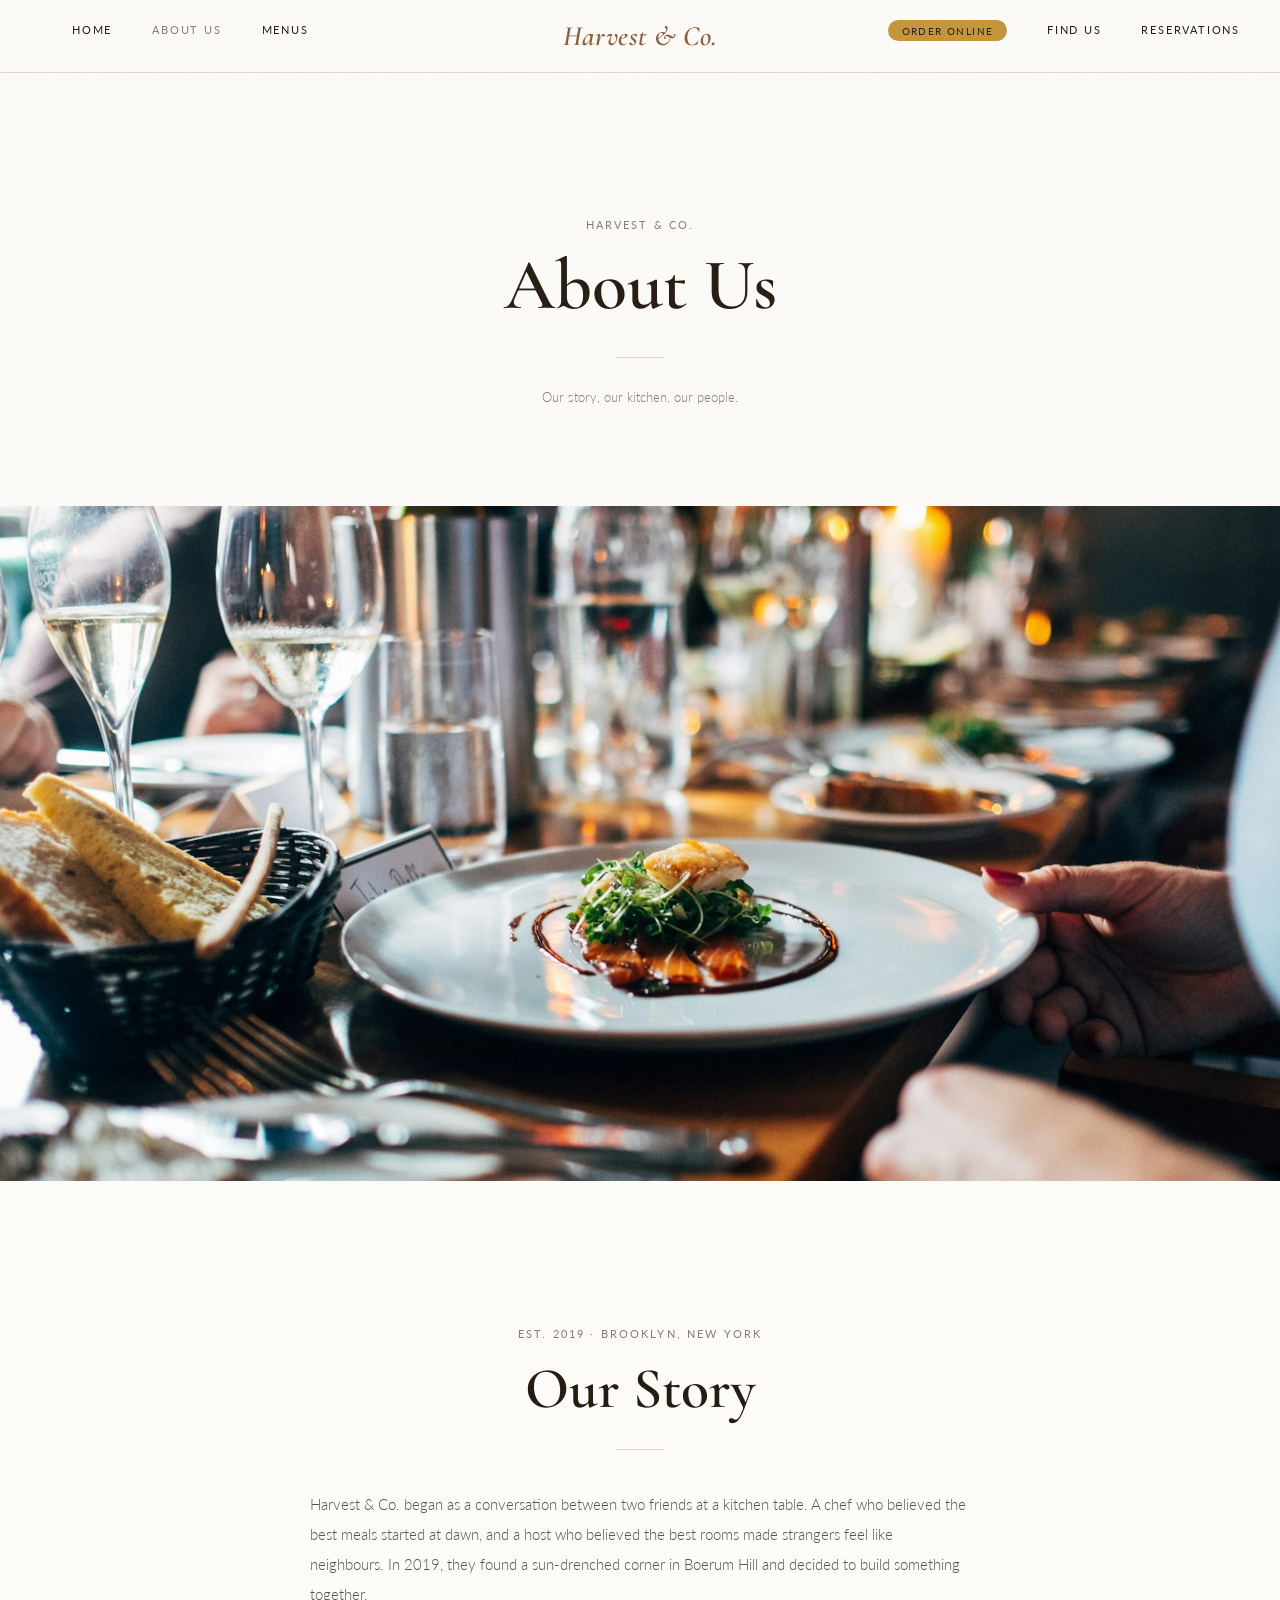
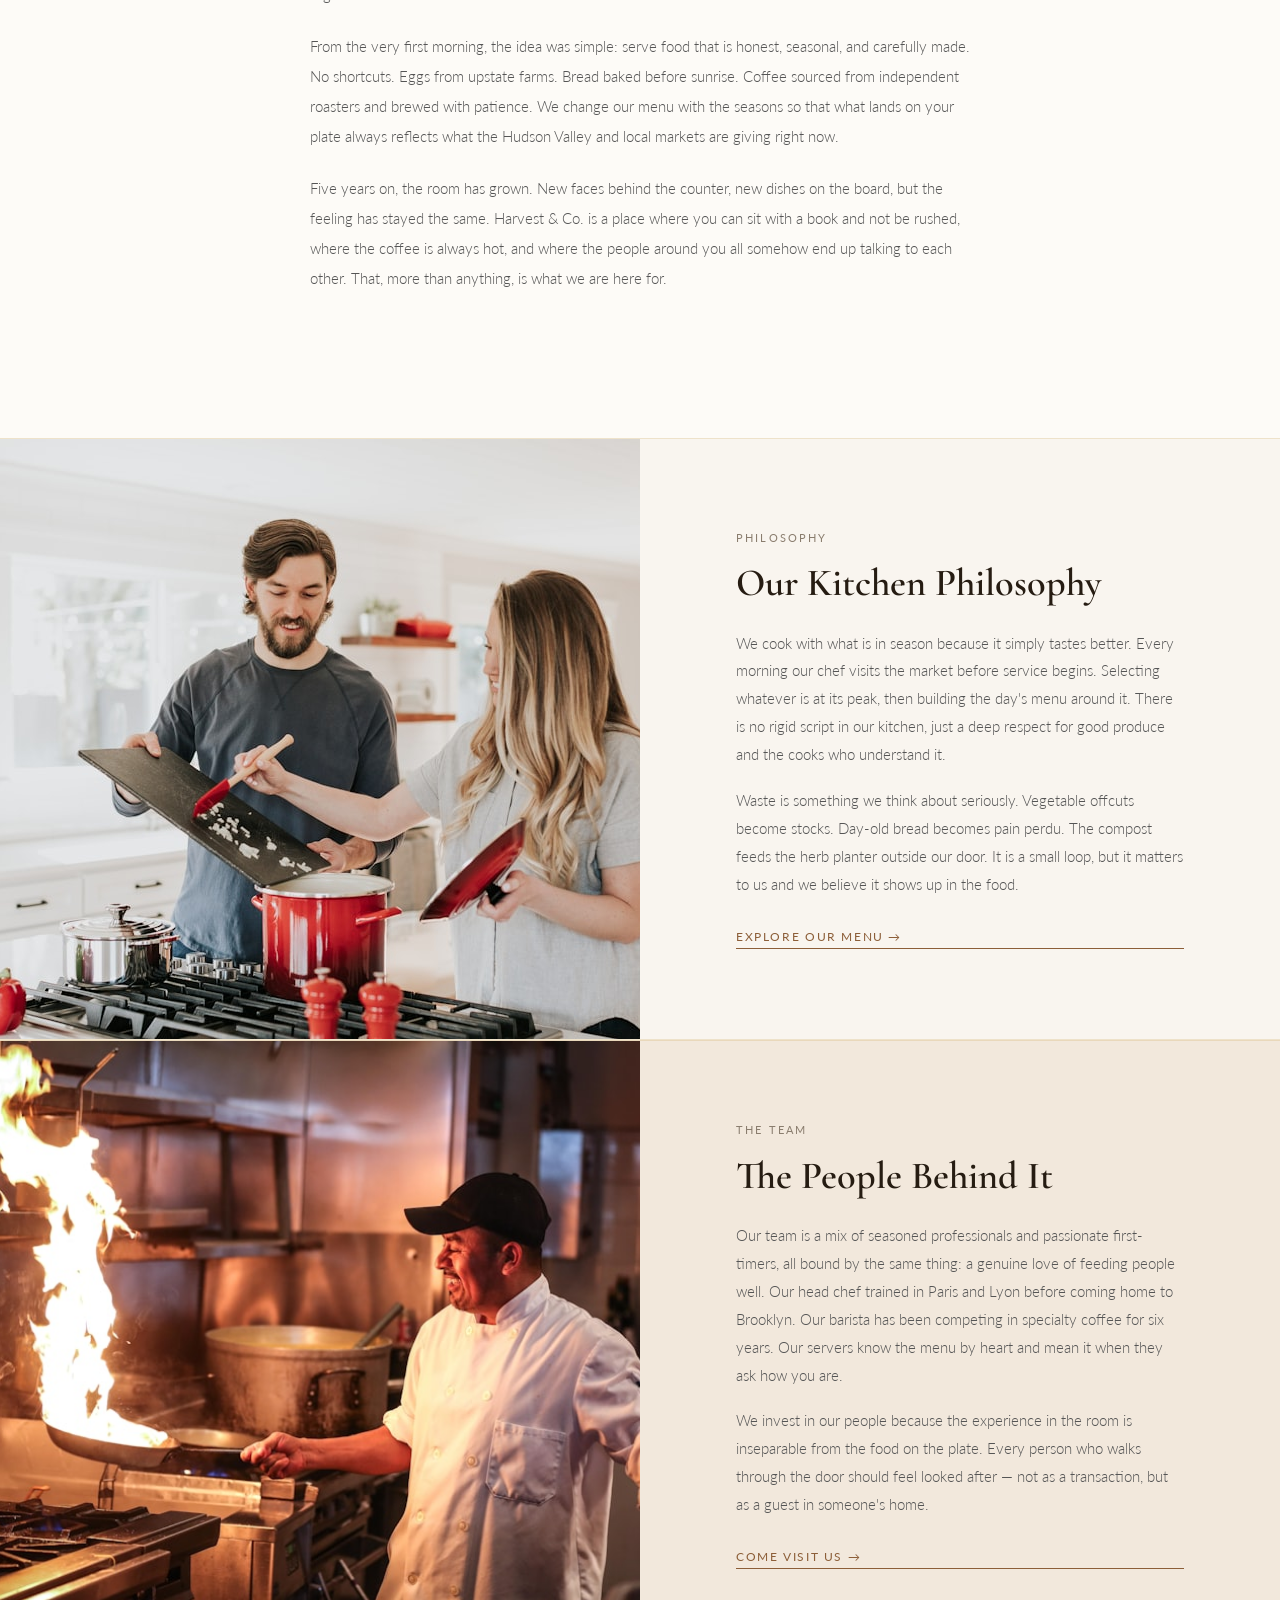
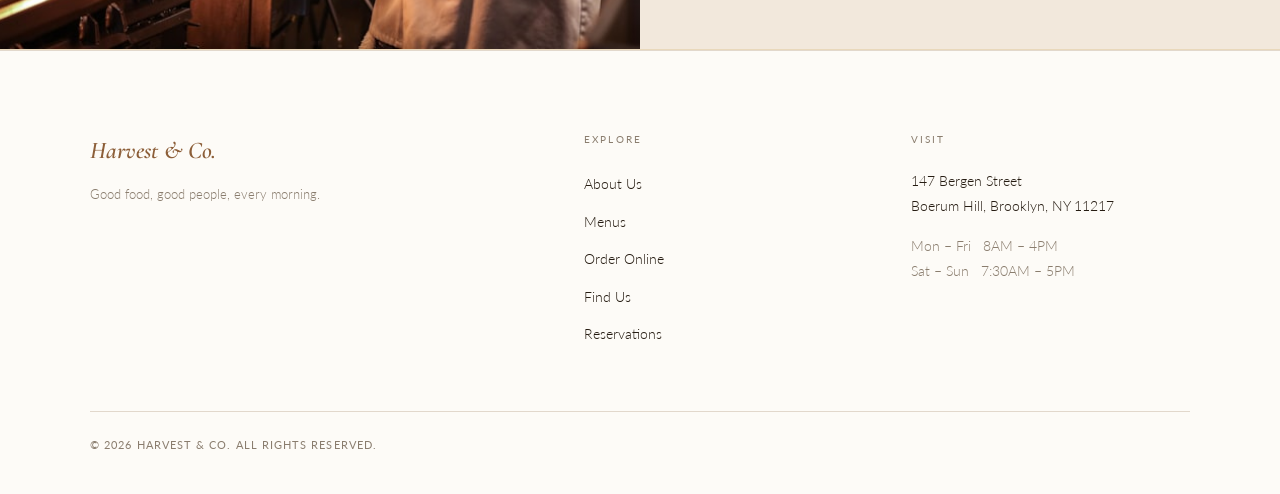
<file: about.html>
<!DOCTYPE html>
<html lang="en">
<head>
  <meta charset="UTF-8" />
  <meta name="viewport" content="width=device-width, initial-scale=1.0" />
  <title>About Us | Harvest & Co.</title>

  <!-- Google Fonts -->
  <link rel="preconnect" href="https://fonts.googleapis.com" />
  <link rel="preconnect" href="https://fonts.gstatic.com" crossorigin />
  <link
    href="https://fonts.googleapis.com/css2?family=Cormorant+Garamond:ital,wght@0,400;0,600;0,700;1,400;1,600&family=Lato:wght@300;400;700&display=swap"
    rel="stylesheet"
  />

  <!-- Bootstrap 5 CDN -->
  <link
    href="https://cdn.jsdelivr.net/npm/bootstrap@5.3.3/dist/css/bootstrap.min.css"
    rel="stylesheet"
    integrity="sha384-QWTKZyjpPEjISv5WaRU9OFeRpok6YctnYmDr5pNlyT2bRjXh0JMhjY6hW+ALEwIH"
    crossorigin="anonymous"
  />

  <!-- Bootstrap Icons -->
  <link rel="stylesheet" href="https://cdn.jsdelivr.net/npm/bootstrap-icons@1.11.3/font/bootstrap-icons.min.css" />

  <!-- Custom Styles -->
  <link rel="stylesheet" href="css/style.css" />
  <link rel="icon" type="image/svg+xml" href="assets/favicon.svg">
  <meta name="theme-color" content="#C4963A">
</head>
<body>

  <!-- =====================================================
       NAVBAR
  ====================================================== -->
  <nav class="hc-navbar" id="hc-navbar">
    <div class="hc-navbar__inner">
      <ul class="hc-nav__list hc-nav__list--left">
        <li><a href="index.html">Home</a></li>
        <li><a href="about.html" class="hc-nav--active">About Us</a></li>
        <li><a href="menu.html">Menus</a></li>
      </ul>
      <a href="index.html" class="hc-navbar__logo"><em>Harvest &amp; Co.</em></a>
      <ul class="hc-nav__list hc-nav__list--right">
        <li class="hc-nav__order-pill"><a href="order.html">Order Online</a></li>
        <li><a href="contact.html">Find Us</a></li>
        <li><a href="contact.html#reservations">Reservations</a></li>
      </ul>
      <button class="hc-navbar__toggle" id="hc-nav-toggle" aria-label="Open menu" aria-expanded="false">
        <span></span><span></span><span></span>
      </button>
    </div>
    <div class="hc-nav__mobile" id="hc-nav-mobile">
      <ul>
        <li><a href="index.html">Home</a></li>
        <li><a href="about.html">About Us</a></li>
        <li><a href="menu.html">Menus</a></li>
        <li class="hc-nav__order-pill"><a href="order.html">Order Online</a></li>
        <li><a href="contact.html">Find Us</a></li>
        <li><a href="contact.html#reservations">Reservations</a></li>
      </ul>
    </div>
  </nav>


  <main>

    <!-- ===================================================
         PAGE HEADER
    ==================================================== -->
    <header class="hc-page-header">
      <p class="hc-section-label">Harvest &amp; Co.</p>
      <h1 class="hc-page-header__title">About Us</h1>
      <div class="hc-page-header__rule"></div>
      <p class="hc-page-header__note">
        Our story, our kitchen, our people.
      </p>
    </header>

    <!-- ===================================================
         FULL-WIDTH HERO IMAGE
    ==================================================== -->
    <div class="hc-about-hero">
      <img
        src="assets/hero-about.jpg"
        alt="The dining room at Harvest & Co."
      />
    </div>

    <!-- ===================================================
         OUR STORY — CENTERED TEXT
    ==================================================== -->
    <section class="hc-story" aria-labelledby="story-heading">
      <div class="hc-story__inner">
        <p class="hc-section-label">Est. 2019 · Brooklyn, New York</p>
        <h1 class="hc-story__heading" id="story-heading">Our Story</h1>
        <div class="hc-story__rule"></div>

        <p class="hc-story__body">
          Harvest &amp; Co. began as a conversation between two friends at a kitchen table.
          A chef who believed the best meals started at dawn, and a host who believed
          the best rooms made strangers feel like neighbours. In 2019, they found a
          sun-drenched corner in Boerum Hill and decided to build something together.
        </p>
        <p class="hc-story__body">
          From the very first morning, the idea was simple: serve food that is honest,
          seasonal, and carefully made. No shortcuts. Eggs from upstate farms. Bread baked
          before sunrise. Coffee sourced from independent roasters and brewed with patience.
          We change our menu with the seasons so that what lands on your plate always reflects
          what the Hudson Valley and local markets are giving right now.
        </p>
        <p class="hc-story__body">
          Five years on, the room has grown. New faces behind the counter, new dishes
          on the board, but the feeling has stayed the same. Harvest &amp; Co. is a place
          where you can sit with a book and not be rushed, where the coffee is always hot,
          and where the people around you all somehow end up talking to each other.
          That, more than anything, is what we are here for.
        </p>
      </div>
    </section>

    <!-- ===================================================
         ALTERNATING SPLIT — OUR KITCHEN PHILOSOPHY
    ==================================================== -->
    <section class="hc-split hc-split--tinted" aria-labelledby="kitchen-heading">
      <div class="hc-split__grid">

        <!-- Image left -->
        <div class="hc-split__media">
          <img
            src="assets/kitchen-philosophy.jpg"
            alt="Chef preparing fresh ingredients in the Harvest & Co. kitchen"
            loading="lazy"
          />
        </div>

        <!-- Text right -->
        <div class="hc-split__content">
          <p class="hc-section-label">Philosophy</p>
          <h2 class="hc-split__heading" id="kitchen-heading">Our Kitchen Philosophy</h2>
          <p class="hc-split__body">
            We cook with what is in season because it simply tastes better.
            Every morning our chef visits the market before service begins.
            Selecting whatever is at its peak, then building the day's menu around it.
            There is no rigid script in our kitchen, just a deep respect for
            good produce and the cooks who understand it.
          </p>
          <p class="hc-split__body">
            Waste is something we think about seriously. Vegetable offcuts become
            stocks. Day-old bread becomes pain perdu. The compost feeds the herb
            planter outside our door. It is a small loop, but it matters to us
            and we believe it shows up in the food.
          </p>
          <a href="menu.html" class="hc-text-link">Explore Our Menu &rarr;</a>
        </div>

      </div>
    </section>

    <!-- ===================================================
         ALTERNATING SPLIT — THE PEOPLE BEHIND IT (reversed)
    ==================================================== -->
    <section class="hc-split" aria-labelledby="people-heading">
      <div class="hc-split__grid hc-split__grid--reversed">

        <!-- Text left (reversed on desktop) -->
        <div class="hc-split__content">
          <p class="hc-section-label">The Team</p>
          <h2 class="hc-split__heading" id="people-heading">The People Behind It</h2>
          <p class="hc-split__body">
            Our team is a mix of seasoned professionals and passionate first-timers,
            all bound by the same thing: a genuine love of feeding people well.
            Our head chef trained in Paris and Lyon before coming home to Brooklyn.
            Our barista has been competing in specialty coffee for six years.
            Our servers know the menu by heart and mean it when they ask how you are.
          </p>
          <p class="hc-split__body">
            We invest in our people because the experience in the room is
            inseparable from the food on the plate. Every person who walks
            through the door should feel looked after — not as a transaction,
            but as a guest in someone's home.
          </p>
          <a href="contact.html" class="hc-text-link">Come Visit Us &rarr;</a>
        </div>

        <!-- Image right (reversed on desktop) -->
        <div class="hc-split__media">
          <img
            src="assets/team.jpg"
            alt="The Harvest & Co. team preparing for morning service"
            loading="lazy"
          />
        </div>

      </div>
    </section>

  </main>


  <!-- =====================================================
       FOOTER
  ====================================================== -->
  <footer class="hc-footer">
    <div class="hc-footer__grid">
      <div class="hc-footer__col hc-footer__col--brand">
        <a href="index.html" class="hc-footer__logo"><em>Harvest &amp; Co.</em></a>
        <p class="hc-footer__tagline">Good food, good people, every morning.</p>
      </div>
      <div class="hc-footer__col">
        <p class="hc-footer__col-heading">Explore</p>
        <ul class="hc-footer__links">
          <li><a href="about.html">About Us</a></li>
          <li><a href="menu.html">Menus</a></li>
          <li><a href="order.html">Order Online</a></li>
          <li><a href="contact.html">Find Us</a></li>
          <li><a href="contact.html#reservations">Reservations</a></li>
        </ul>
      </div>
      <div class="hc-footer__col">
        <p class="hc-footer__col-heading">Visit</p>
        <address class="hc-footer__address">
          147 Bergen Street<br />
          Boerum Hill, Brooklyn, NY 11217
        </address>
        <p class="hc-footer__hours">
          Mon – Fri &nbsp; 8AM – 4PM<br />
          Sat – Sun &nbsp; 7:30AM – 5PM
        </p>
      </div>
    </div>
    <div class="hc-footer__bottom">
      <p>&copy; 2026 Harvest &amp; Co. All rights reserved.</p>
    </div>
  </footer>

  <!-- Bootstrap 5 JS Bundle -->
  <script
    src="https://cdn.jsdelivr.net/npm/bootstrap@5.3.3/dist/js/bootstrap.bundle.min.js"
    integrity="sha384-YvpcrYf0tY3lHB60NNkmXc4s9bIOgUxi8T/jzmTqBVl7kQB8Lf+HX5d+4+bM0p1x"
    crossorigin="anonymous"
  ></script>

  <script>
    const navbar = document.getElementById('hc-navbar');
    const toggle = document.getElementById('hc-nav-toggle');
    const drawer = document.getElementById('hc-nav-mobile');

    window.addEventListener('scroll', () => {
      navbar.classList.toggle('is-scrolled', window.scrollY > 8);
    }, { passive: true });

    toggle.addEventListener('click', () => {
      const open = drawer.classList.toggle('is-open');
      toggle.classList.toggle('is-open', open);
      toggle.setAttribute('aria-expanded', open);
    });
  </script>

  <!-- Scroll-to-top -->
  <button class="hc-scroll-top" id="hc-scroll-top" aria-label="Back to top">
    <i class="bi bi-arrow-up"></i>
  </button>

  <script src="js/main.js"></script>
</body>
</html>
</file>
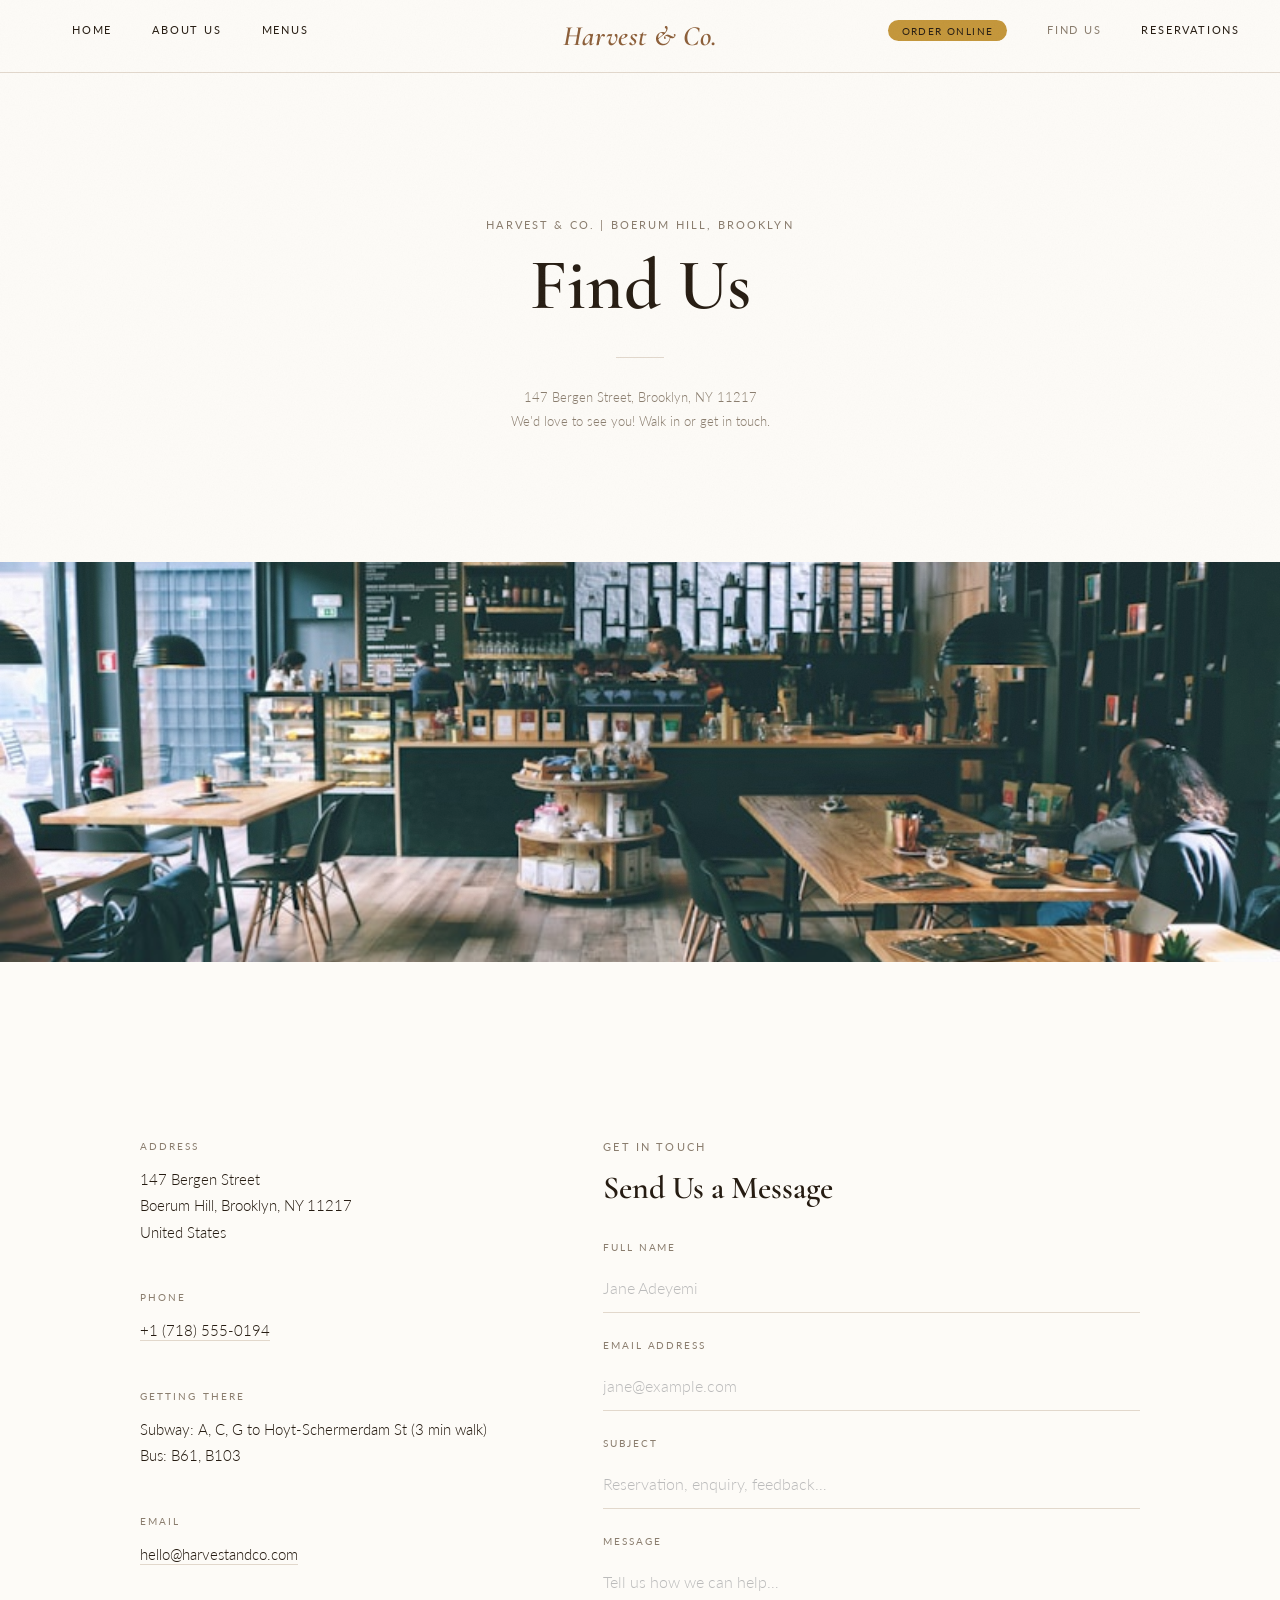
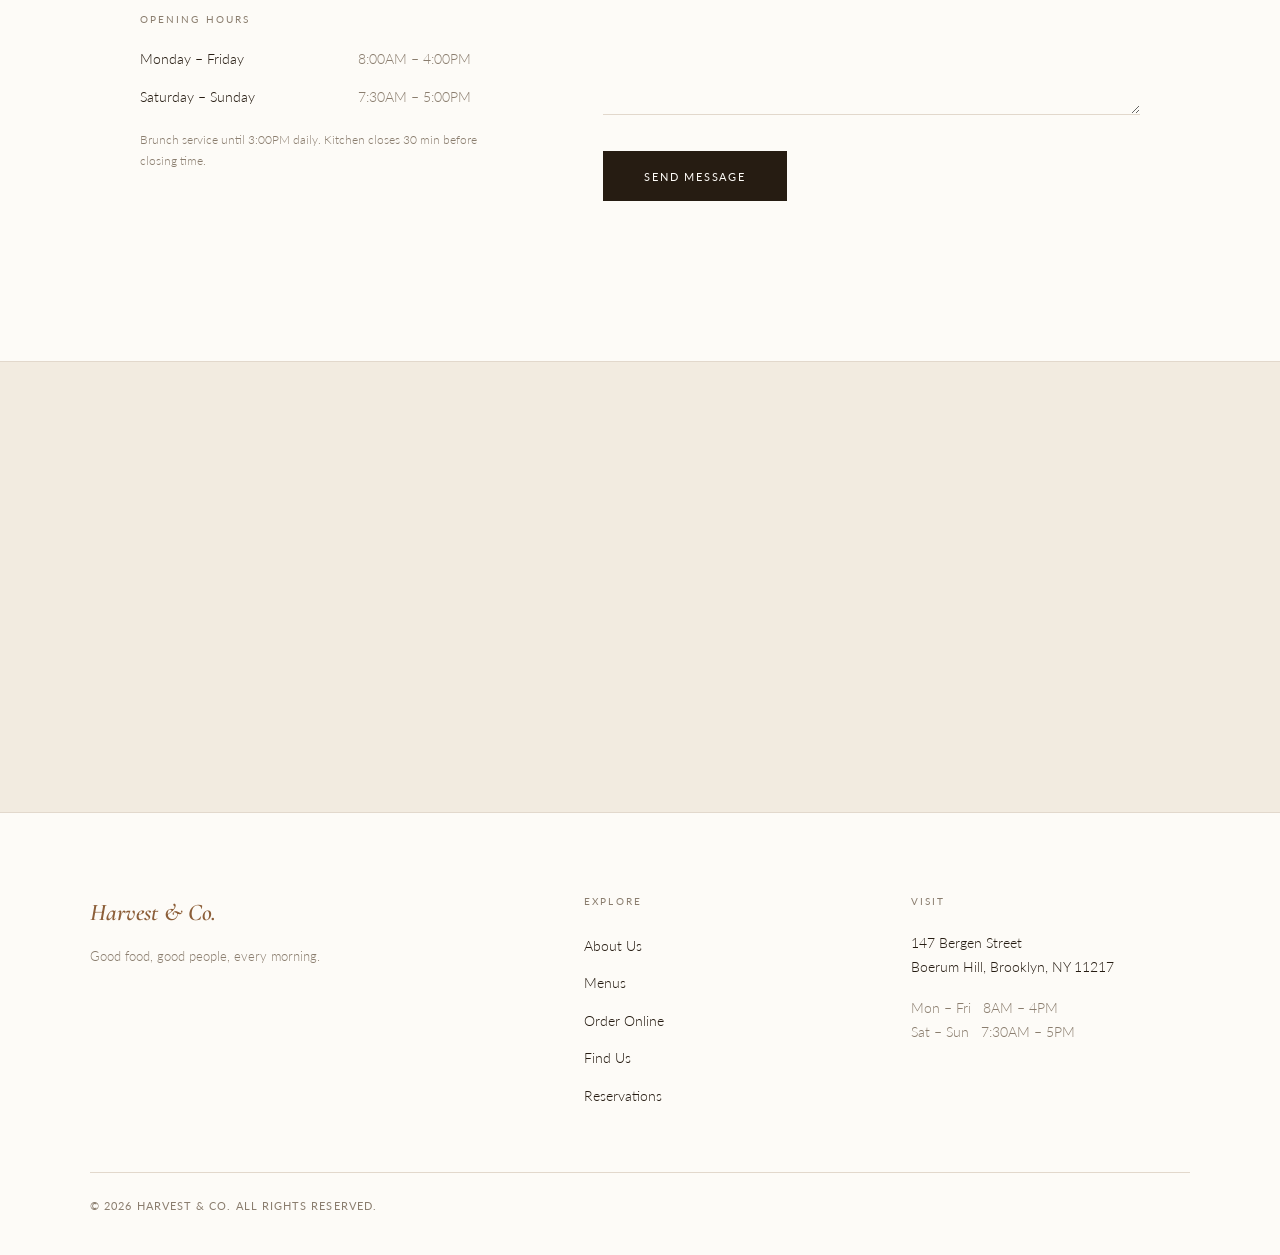
<file: contact.html>
<!DOCTYPE html>
<html lang="en">
<head>
  <meta charset="UTF-8" />
  <meta name="viewport" content="width=device-width, initial-scale=1.0" />
  <title>Find Us | Harvest & Co.</title>

  <!-- Google Fonts -->
  <link rel="preconnect" href="https://fonts.googleapis.com" />
  <link rel="preconnect" href="https://fonts.gstatic.com" crossorigin />
  <link
    href="https://fonts.googleapis.com/css2?family=Cormorant+Garamond:ital,wght@0,400;0,600;0,700;1,400;1,600&family=Lato:wght@300;400;700&display=swap"
    rel="stylesheet"
  />

  <!-- Bootstrap 5 CDN -->
  <link
    href="https://cdn.jsdelivr.net/npm/bootstrap@5.3.3/dist/css/bootstrap.min.css"
    rel="stylesheet"
    integrity="sha384-QWTKZyjpPEjISv5WaRU9OFeRpok6YctnYmDr5pNlyT2bRjXh0JMhjY6hW+ALEwIH"
    crossorigin="anonymous"
  />

  <!-- Bootstrap Icons -->
  <link rel="stylesheet" href="https://cdn.jsdelivr.net/npm/bootstrap-icons@1.11.3/font/bootstrap-icons.min.css" />

  <!-- Custom Styles -->
  <link rel="stylesheet" href="css/style.css" />
  <link rel="icon" type="image/svg+xml" href="assets/favicon.svg">
  <meta name="theme-color" content="#C4963A">
</head>
<body>

  <!-- =====================================================
       NAVBAR
  ====================================================== -->
  <nav class="hc-navbar" id="hc-navbar">
    <div class="hc-navbar__inner">
      <ul class="hc-nav__list hc-nav__list--left">
        <li><a href="index.html">Home</a></li>
        <li><a href="about.html">About Us</a></li>
        <li><a href="menu.html">Menus</a></li>
      </ul>
      <a href="index.html" class="hc-navbar__logo"><em>Harvest &amp; Co.</em></a>
      <ul class="hc-nav__list hc-nav__list--right">
        <li class="hc-nav__order-pill"><a href="order.html">Order Online</a></li>
        <li><a href="contact.html" class="hc-nav--active">Find Us</a></li>
        <li><a href="contact.html#reservations">Reservations</a></li>
      </ul>
      <button class="hc-navbar__toggle" id="hc-nav-toggle" aria-label="Open menu" aria-expanded="false">
        <span></span><span></span><span></span>
      </button>
    </div>
    <div class="hc-nav__mobile" id="hc-nav-mobile">
      <ul>
        <li><a href="index.html">Home</a></li>
        <li><a href="about.html">About Us</a></li>
        <li><a href="menu.html">Menus</a></li>
        <li class="hc-nav__order-pill"><a href="order.html">Order Online</a></li>
        <li><a href="contact.html">Find Us</a></li>
        <li><a href="contact.html#reservations">Reservations</a></li>
      </ul>
    </div>
  </nav>


  <main>

    <!-- ===================================================
         PAGE HEADER
    ==================================================== -->
    <header class="hc-page-header">
      <p class="hc-section-label">Harvest &amp; Co. | Boerum Hill, Brooklyn</p>
      <h1 class="hc-page-header__title">Find Us</h1>
      <div class="hc-page-header__rule"></div>
      <p class="hc-page-header__note">
        147 Bergen Street, Brooklyn, NY 11217<br />
        We'd love to see you! Walk in or get in touch.
      </p>
    </header>

    <!-- Contact Hero Image -->
    <section class="hc-contact-hero">
      <img src="assets/contact-hero.jpg" alt="Harvest & Co. exterior" />
    </section>

    <!-- ===================================================
         CONTACT GRID — INFO + FORM
    ==================================================== -->
    <section class="hc-contact-section" aria-label="Contact information and form">
      <div class="hc-contact__grid">

        <!-- LEFT: Info -->
        <div class="hc-contact__info">

          <div class="hc-contact__block">
            <p class="hc-contact__label">Address</p>
            <address class="hc-contact__detail">
              147 Bergen Street<br />
              Boerum Hill, Brooklyn, NY 11217<br />
              United States
            </address>
          </div>

          <div class="hc-contact__block">
            <p class="hc-contact__label">Phone</p>
            <p class="hc-contact__detail">
              <a href="tel:+17185550194">+1 (718) 555-0194</a>
            </p>
          </div>

          <div class="hc-contact__block">
            <p class="hc-contact__label">Getting There</p>
            <p class="hc-contact__detail">
              Subway: A, C, G to Hoyt-Schermerdam St (3 min walk)<br />
              Bus: B61, B103
            </p>
          </div>

          <div class="hc-contact__block">
            <p class="hc-contact__label">Email</p>
            <p class="hc-contact__detail">
              <a href="mailto:hello@harvestandco.com">hello@harvestandco.com</a>
            </p>
          </div>

          <div class="hc-contact__block">
            <p class="hc-contact__label">Opening Hours</p>
            <table class="hc-hours-table">
              <tbody>
                <tr>
                  <td>Monday – Friday</td>
                  <td>8:00AM – 4:00PM</td>
                </tr>
                <tr>
                  <td>Saturday – Sunday</td>
                  <td>7:30AM – 5:00PM</td>
                </tr>
                <tr class="hc-hours-table__note">
                  <td colspan="2">Brunch service until 3:00PM daily. Kitchen closes 30 min before closing time.</td>
                </tr>
              </tbody>
            </table>
          </div>

        </div>

        <!-- RIGHT: Contact Form -->
        <div class="hc-contact__form-wrap" id="reservations">
          <p class="hc-section-label">Get in Touch</p>
          <h2 class="hc-contact__form-heading">Send Us a Message</h2>

          <form class="hc-form" action="#" method="post" novalidate>

            <div class="hc-form__group">
              <label class="hc-form__label" for="name">Full Name</label>
              <input
                class="hc-form__input"
                type="text"
                id="name"
                name="name"
                placeholder="Jane Adeyemi"
                autocomplete="name"
                required
              />
            </div>

            <div class="hc-form__group">
              <label class="hc-form__label" for="email">Email Address</label>
              <input
                class="hc-form__input"
                type="email"
                id="email"
                name="email"
                placeholder="jane@example.com"
                autocomplete="email"
                required
              />
            </div>

            <div class="hc-form__group">
              <label class="hc-form__label" for="subject">Subject</label>
              <input
                class="hc-form__input"
                type="text"
                id="subject"
                name="subject"
                placeholder="Reservation, enquiry, feedback…"
              />
            </div>

            <div class="hc-form__group">
              <label class="hc-form__label" for="message">Message</label>
              <textarea
                class="hc-form__input hc-form__textarea"
                id="message"
                name="message"
                rows="5"
                placeholder="Tell us how we can help…"
                required
              ></textarea>
            </div>

            <button type="submit" class="hc-form__submit">Send Message</button>

          </form>
        </div>

      </div>
    </section>

    <!-- ===================================================
         MAP EMBED
    ==================================================== -->
    <div class="hc-map-placeholder" aria-label="Map location of Harvest and Co.">
      <div class="hc-map-placeholder__inner">
        <iframe
          title="Harvest & Co. location map - 147 Bergen Street, Brooklyn, NY"
          src="https://www.google.com/maps/embed?pb=!1m18!1m12!1m3!1d3025.398!2d-73.9855!3d40.6834!2m3!1f0!2f0!3f0!3m2!1i1024!2i768!4f13.1!3m3!1m2!1s0x89c25a0b6e5b5b5b%3A0x1234567890!2s147+Bergen+St%2C+Brooklyn%2C+NY+11217!5e0!3m2!1sen!2sus!4v1234567890"
          width="100%"
          height="450"
          style="border:0; border-radius: 8px;"
          allowfullscreen=""
          loading="lazy"
          referrerpolicy="no-referrer-when-downgrade"
        ></iframe>
      </div>
    </div>

  </main>


  <!-- =====================================================
       FOOTER
  ====================================================== -->
  <footer class="hc-footer">
    <div class="hc-footer__grid">
      <div class="hc-footer__col hc-footer__col--brand">
        <a href="index.html" class="hc-footer__logo"><em>Harvest &amp; Co.</em></a>
        <p class="hc-footer__tagline">Good food, good people, every morning.</p>
      </div>
      <div class="hc-footer__col">
        <p class="hc-footer__col-heading">Explore</p>
        <ul class="hc-footer__links">
          <li><a href="about.html">About Us</a></li>
          <li><a href="menu.html">Menus</a></li>
          <li><a href="order.html">Order Online</a></li>
          <li><a href="contact.html">Find Us</a></li>
          <li><a href="contact.html#reservations">Reservations</a></li>
        </ul>
      </div>
      <div class="hc-footer__col">
        <p class="hc-footer__col-heading">Visit</p>
        <address class="hc-footer__address">
          147 Bergen Street<br />
          Boerum Hill, Brooklyn, NY 11217
        </address>
        <p class="hc-footer__hours">
          Mon – Fri &nbsp; 8AM – 4PM<br />
          Sat – Sun &nbsp; 7:30AM – 5PM
        </p>
      </div>
    </div>
    <div class="hc-footer__bottom">
      <p>&copy; 2026 Harvest &amp; Co. All rights reserved.</p>
    </div>
  </footer>

  <!-- Bootstrap 5 JS Bundle -->
  <script
    src="https://cdn.jsdelivr.net/npm/bootstrap@5.3.3/dist/js/bootstrap.bundle.min.js"
    integrity="sha384-YvpcrYf0tY3lHB60NNkmXc4s9bIOgUxi8T/jzmTqBVl7kQB8Lf+HX5d+4+bM0p1x"
    crossorigin="anonymous"
  ></script>

  <script>
    const navbar = document.getElementById('hc-navbar');
    const toggle = document.getElementById('hc-nav-toggle');
    const drawer = document.getElementById('hc-nav-mobile');

    window.addEventListener('scroll', () => {
      navbar.classList.toggle('is-scrolled', window.scrollY > 8);
    }, { passive: true });

    toggle.addEventListener('click', () => {
      const open = drawer.classList.toggle('is-open');
      toggle.classList.toggle('is-open', open);
      toggle.setAttribute('aria-expanded', open);
    });
  </script>

  <!-- Scroll-to-top -->
  <button class="hc-scroll-top" id="hc-scroll-top" aria-label="Back to top">
    <i class="bi bi-arrow-up"></i>
  </button>

  <script src="js/main.js"></script>
</body>
</html>
</file>
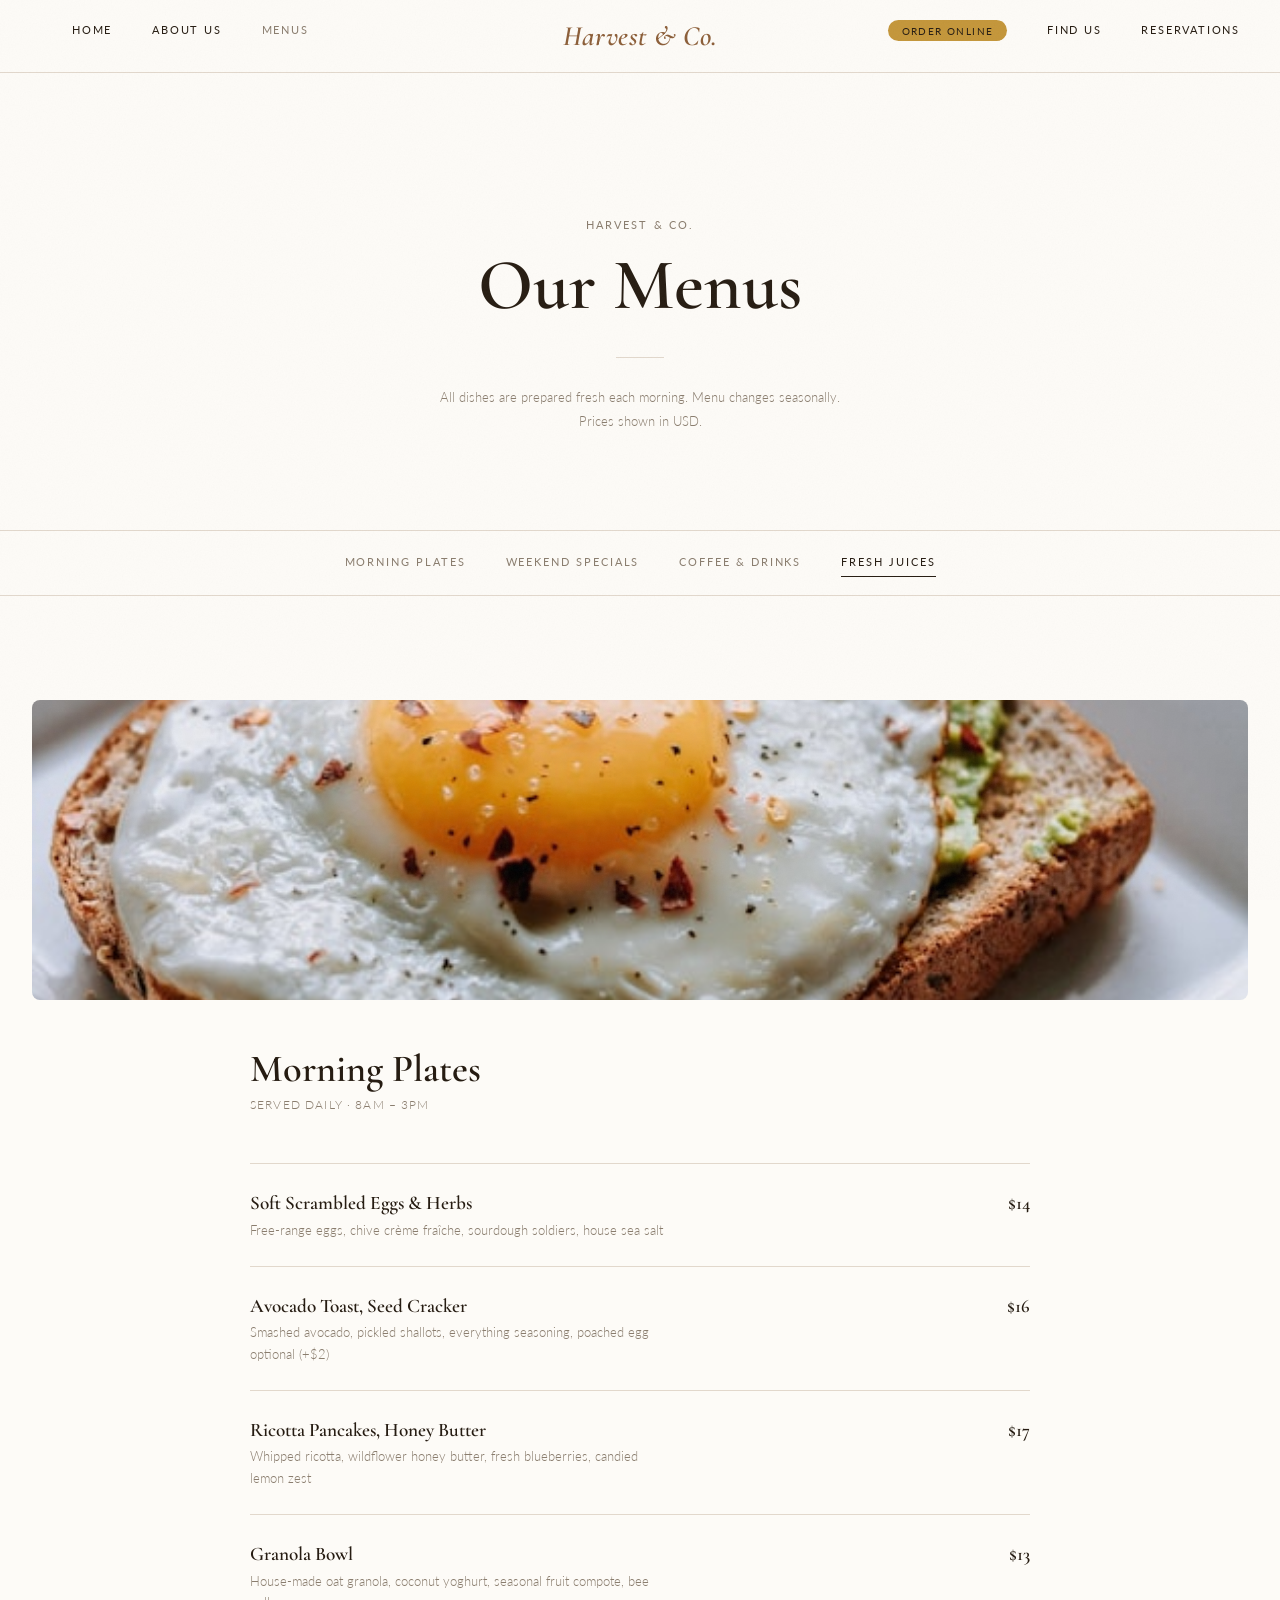
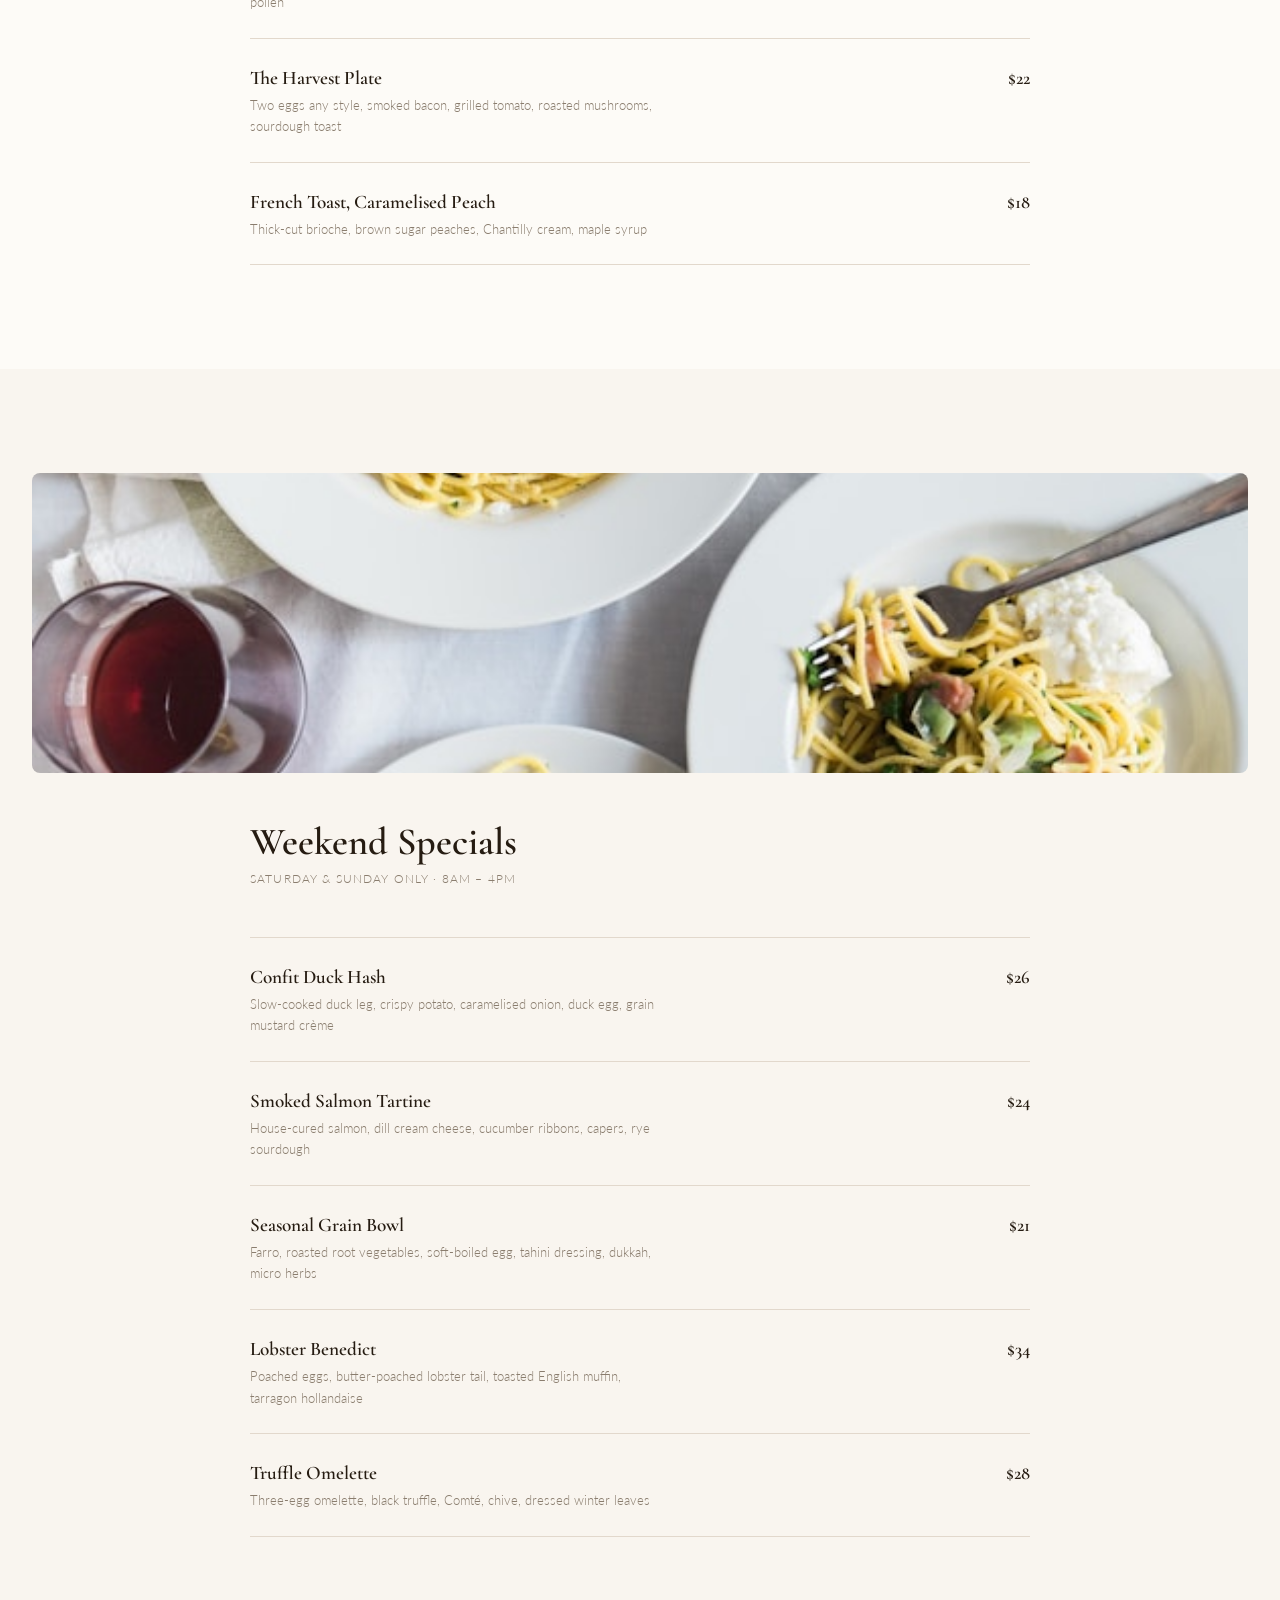
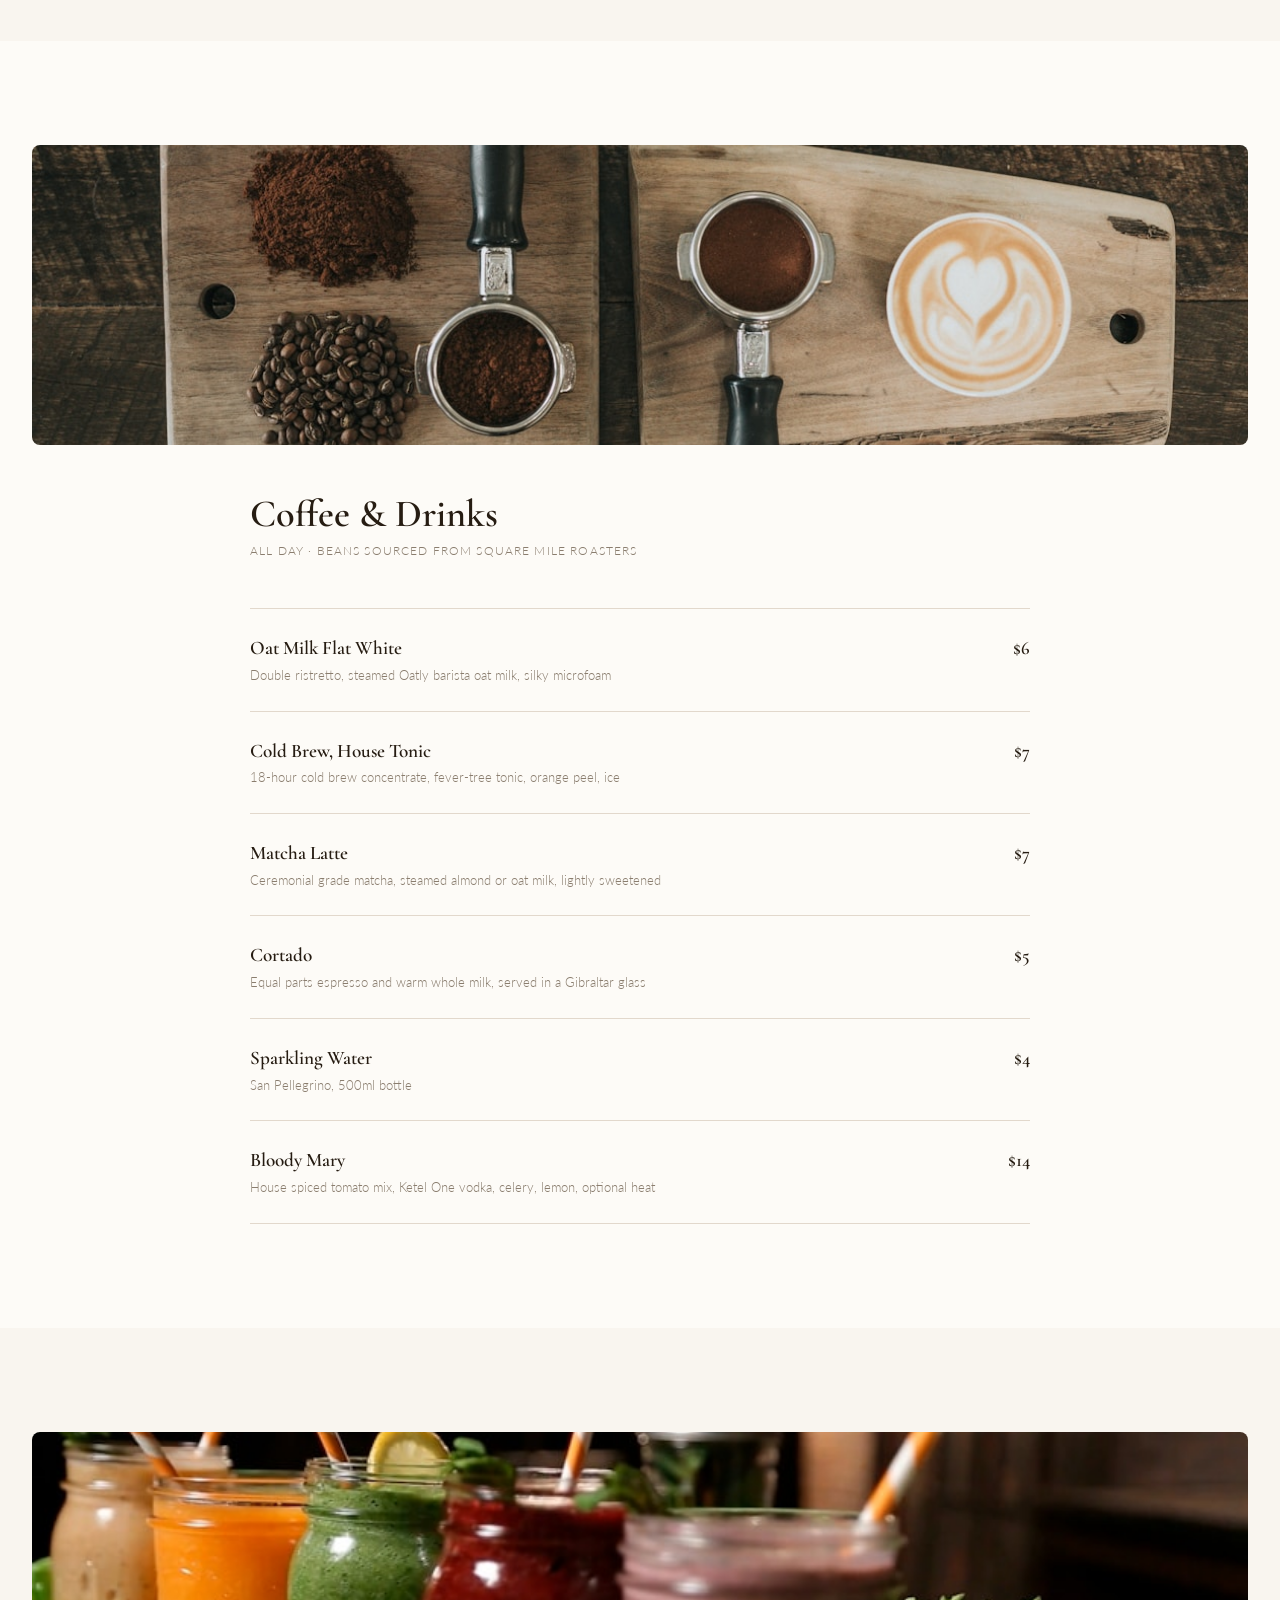
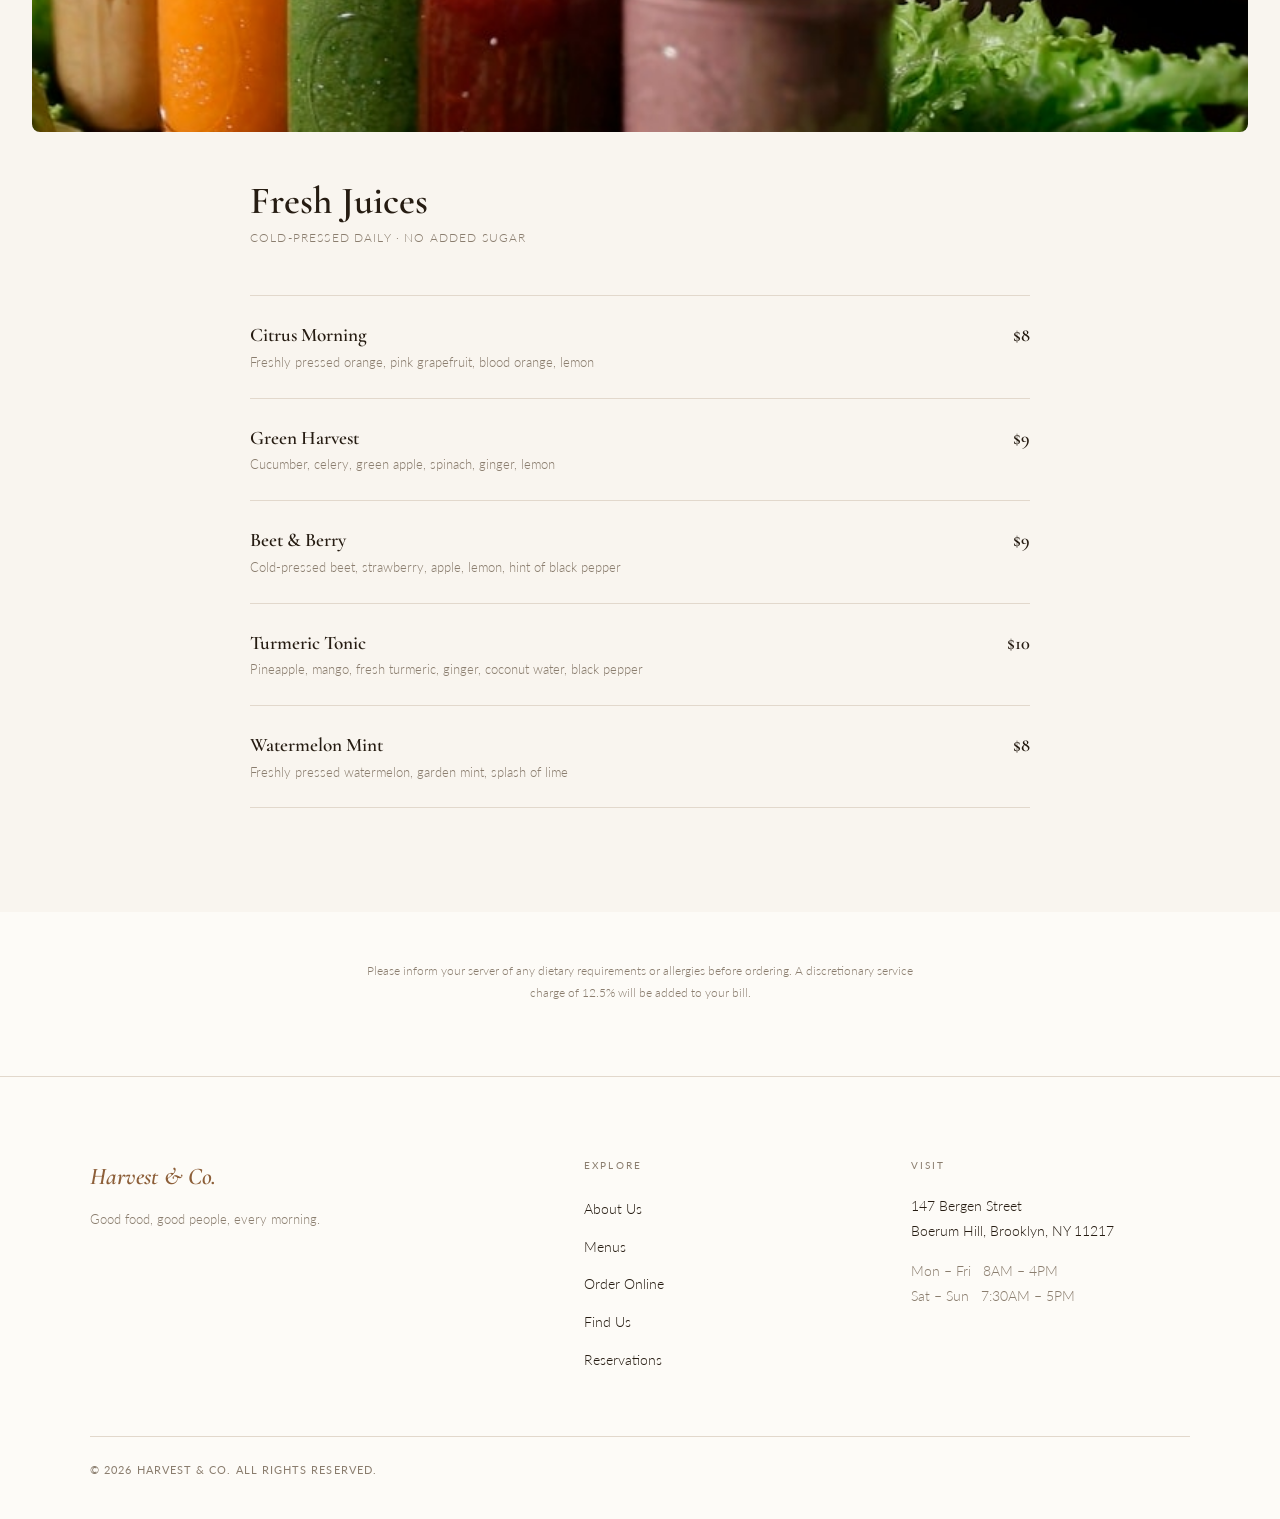
<file: menu.html>
<!DOCTYPE html>
<html lang="en">
<head>
  <meta charset="UTF-8" />
  <meta name="viewport" content="width=device-width, initial-scale=1.0" />
  <title>Menus | Harvest & Co.</title>

  <!-- Google Fonts -->
  <link rel="preconnect" href="https://fonts.googleapis.com" />
  <link rel="preconnect" href="https://fonts.gstatic.com" crossorigin />
  <link
    href="https://fonts.googleapis.com/css2?family=Cormorant+Garamond:ital,wght@0,400;0,600;0,700;1,400;1,600&family=Lato:wght@300;400;700&display=swap"
    rel="stylesheet"
  />

  <!-- Bootstrap 5 CDN -->
  <link
    href="https://cdn.jsdelivr.net/npm/bootstrap@5.3.3/dist/css/bootstrap.min.css"
    rel="stylesheet"
    integrity="sha384-QWTKZyjpPEjISv5WaRU9OFeRpok6YctnYmDr5pNlyT2bRjXh0JMhjY6hW+ALEwIH"
    crossorigin="anonymous"
  />

  <!-- Bootstrap Icons -->
  <link rel="stylesheet" href="https://cdn.jsdelivr.net/npm/bootstrap-icons@1.11.3/font/bootstrap-icons.min.css" />

  <!-- Custom Styles -->
  <link rel="stylesheet" href="css/style.css" />
  <link rel="icon" type="image/svg+xml" href="assets/favicon.svg">
  <meta name="theme-color" content="#C4963A">
</head>
<body>

  <!-- =====================================================
       NAVBAR
  ====================================================== -->
  <nav class="hc-navbar" id="hc-navbar">
    <div class="hc-navbar__inner">

      <!-- Left links -->
      <ul class="hc-nav__list hc-nav__list--left">
        <li><a href="index.html">Home</a></li>
        <li><a href="about.html">About Us</a></li>
        <li><a href="menu.html" class="hc-nav--active">Menus</a></li>
      </ul>

      <!-- Centered logo -->
      <a href="index.html" class="hc-navbar__logo">
        <em>Harvest &amp; Co.</em>
      </a>

      <!-- Right links -->
      <ul class="hc-nav__list hc-nav__list--right">
        <li class="hc-nav__order-pill"><a href="order.html">Order Online</a></li>
        <li><a href="contact.html">Find Us</a></li>
        <li><a href="contact.html#reservations">Reservations</a></li>
      </ul>

      <!-- Mobile toggle -->
      <button class="hc-navbar__toggle" id="hc-nav-toggle" aria-label="Open menu" aria-expanded="false">
        <span></span>
        <span></span>
        <span></span>
      </button>

    </div>

    <!-- Mobile drawer -->
    <div class="hc-nav__mobile" id="hc-nav-mobile">
      <ul>
        <li><a href="index.html">Home</a></li>
        <li><a href="about.html">About Us</a></li>
        <li><a href="menu.html">Menus</a></li>
        <li class="hc-nav__order-pill"><a href="order.html">Order Online</a></li>
        <li><a href="contact.html">Find Us</a></li>
        <li><a href="contact.html#reservations">Reservations</a></li>
      </ul>
    </div>
  </nav>


  <main>

    <!-- ===================================================
         PAGE HEADER
    ==================================================== -->
    <header class="hc-page-header">
      <p class="hc-section-label">Harvest &amp; Co.</p>
      <h1 class="hc-page-header__title">Our Menus</h1>
      <div class="hc-page-header__rule"></div>
      <p class="hc-page-header__note">
        All dishes are prepared fresh each morning. Menu changes seasonally.<br />
        Prices shown in USD.
      </p>
    </header>

    <!-- ===================================================
         MENU NAV TABS (in-page anchors)
    ==================================================== -->
    <nav class="hc-menu-tabs" aria-label="Jump to menu section">
      <a href="#morning-plates">Morning Plates</a>
      <a href="#weekend-specials">Weekend Specials</a>
      <a href="#coffee-drinks">Coffee &amp; Drinks</a>
      <a href="#fresh-juices">Fresh Juices</a>
    </nav>

    <!-- ===================================================
         SECTION 1 — MORNING PLATES
    ==================================================== -->
    <section class="hc-menu-section" id="morning-plates" aria-labelledby="label-morning">
      <div class="hc-menu-section__image">
        <img src="assets/morning-plates.jpg" alt="Morning plates assortment" />
      </div>
      <div class="hc-menu-section__header">
        <h2 class="hc-menu-section__title" id="label-morning">Morning Plates</h2>
        <p class="hc-menu-section__sub">Served daily · 8am – 3pm</p>
      </div>

      <ul class="hc-dish-list">

        <li class="hc-dish">
          <div class="hc-dish__left">
            <h3 class="hc-dish__name">Soft Scrambled Eggs &amp; Herbs</h3>
            <p class="hc-dish__desc">
              Free-range eggs, chive crème fraîche, sourdough soldiers, house sea salt
            </p>
          </div>
          <div class="hc-dish__price">
            <span class="hc-dish__usd">$14</span>
          </div>
        </li>

        <li class="hc-dish">
          <div class="hc-dish__left">
            <h3 class="hc-dish__name">Avocado Toast, Seed Cracker</h3>
            <p class="hc-dish__desc">
              Smashed avocado, pickled shallots, everything seasoning, poached egg optional (+$2)
            </p>
          </div>
          <div class="hc-dish__price">
            <span class="hc-dish__usd">$16</span>
          </div>
        </li>

        <li class="hc-dish">
          <div class="hc-dish__left">
            <h3 class="hc-dish__name">Ricotta Pancakes, Honey Butter</h3>
            <p class="hc-dish__desc">
              Whipped ricotta, wildflower honey butter, fresh blueberries, candied lemon zest
            </p>
          </div>
          <div class="hc-dish__price">
            <span class="hc-dish__usd">$17</span>
          </div>
        </li>

        <li class="hc-dish">
          <div class="hc-dish__left">
            <h3 class="hc-dish__name">Granola Bowl</h3>
            <p class="hc-dish__desc">
              House-made oat granola, coconut yoghurt, seasonal fruit compote, bee pollen
            </p>
          </div>
          <div class="hc-dish__price">
            <span class="hc-dish__usd">$13</span>
          </div>
        </li>

        <li class="hc-dish">
          <div class="hc-dish__left">
            <h3 class="hc-dish__name">The Harvest Plate</h3>
            <p class="hc-dish__desc">
              Two eggs any style, smoked bacon, grilled tomato, roasted mushrooms, sourdough toast
            </p>
          </div>
          <div class="hc-dish__price">
            <span class="hc-dish__usd">$22</span>
          </div>
        </li>

        <li class="hc-dish">
          <div class="hc-dish__left">
            <h3 class="hc-dish__name">French Toast, Caramelised Peach</h3>
            <p class="hc-dish__desc">
              Thick-cut brioche, brown sugar peaches, Chantilly cream, maple syrup
            </p>
          </div>
          <div class="hc-dish__price">
            <span class="hc-dish__usd">$18</span>
          </div>
        </li>

      </ul>
    </section>

    <!-- ===================================================
         SECTION 2 — WEEKEND SPECIALS
    ==================================================== -->
    <section class="hc-menu-section hc-menu-section--tinted" id="weekend-specials" aria-labelledby="label-weekend">
      <div class="hc-menu-section__image">
        <img src="assets/weekend-specials.jpg" alt="Weekend specials assortment" loading="lazy" />
      </div>
      <div class="hc-menu-section__header">
        <h2 class="hc-menu-section__title" id="label-weekend">Weekend Specials</h2>
        <p class="hc-menu-section__sub">Saturday &amp; Sunday only · 8am – 4pm</p>
      </div>

      <ul class="hc-dish-list">

        <li class="hc-dish">
          <div class="hc-dish__left">
            <h3 class="hc-dish__name">Confit Duck Hash</h3>
            <p class="hc-dish__desc">
              Slow-cooked duck leg, crispy potato, caramelised onion, duck egg, grain mustard crème
            </p>
          </div>
          <div class="hc-dish__price">
            <span class="hc-dish__usd">$26</span>
          </div>
        </li>

        <li class="hc-dish">
          <div class="hc-dish__left">
            <h3 class="hc-dish__name">Smoked Salmon Tartine</h3>
            <p class="hc-dish__desc">
              House-cured salmon, dill cream cheese, cucumber ribbons, capers, rye sourdough
            </p>
          </div>
          <div class="hc-dish__price">
            <span class="hc-dish__usd">$24</span>
          </div>
        </li>

        <li class="hc-dish">
          <div class="hc-dish__left">
            <h3 class="hc-dish__name">Seasonal Grain Bowl</h3>
            <p class="hc-dish__desc">
              Farro, roasted root vegetables, soft-boiled egg, tahini dressing, dukkah, micro herbs
            </p>
          </div>
          <div class="hc-dish__price">
            <span class="hc-dish__usd">$21</span>
          </div>
        </li>

        <li class="hc-dish">
          <div class="hc-dish__left">
            <h3 class="hc-dish__name">Lobster Benedict</h3>
            <p class="hc-dish__desc">
              Poached eggs, butter-poached lobster tail, toasted English muffin, tarragon hollandaise
            </p>
          </div>
          <div class="hc-dish__price">
            <span class="hc-dish__usd">$34</span>
          </div>
        </li>

        <li class="hc-dish">
          <div class="hc-dish__left">
            <h3 class="hc-dish__name">Truffle Omelette</h3>
            <p class="hc-dish__desc">
              Three-egg omelette, black truffle, Comté, chive, dressed winter leaves
            </p>
          </div>
          <div class="hc-dish__price">
            <span class="hc-dish__usd">$28</span>
          </div>
        </li>

      </ul>
    </section>

    <!-- ===================================================
         SECTION 3 — COFFEE & DRINKS
    ==================================================== -->
    <section class="hc-menu-section" id="coffee-drinks" aria-labelledby="label-coffee">
      <div class="hc-menu-section__image">
        <img src="assets/coffee-drinks.jpg" alt="Coffee and drinks assortment" loading="lazy" />
      </div>
      <div class="hc-menu-section__header">
        <h2 class="hc-menu-section__title" id="label-coffee">Coffee &amp; Drinks</h2>
        <p class="hc-menu-section__sub">All day · Beans sourced from Square Mile Roasters</p>
      </div>

      <ul class="hc-dish-list">

        <li class="hc-dish">
          <div class="hc-dish__left">
            <h3 class="hc-dish__name">Oat Milk Flat White</h3>
            <p class="hc-dish__desc">
              Double ristretto, steamed Oatly barista oat milk, silky microfoam
            </p>
          </div>
          <div class="hc-dish__price">
            <span class="hc-dish__usd">$6</span>
          </div>
        </li>

        <li class="hc-dish">
          <div class="hc-dish__left">
            <h3 class="hc-dish__name">Cold Brew, House Tonic</h3>
            <p class="hc-dish__desc">
              18-hour cold brew concentrate, fever-tree tonic, orange peel, ice
            </p>
          </div>
          <div class="hc-dish__price">
            <span class="hc-dish__usd">$7</span>
          </div>
        </li>

        <li class="hc-dish">
          <div class="hc-dish__left">
            <h3 class="hc-dish__name">Matcha Latte</h3>
            <p class="hc-dish__desc">
              Ceremonial grade matcha, steamed almond or oat milk, lightly sweetened
            </p>
          </div>
          <div class="hc-dish__price">
            <span class="hc-dish__usd">$7</span>
          </div>
        </li>

        <li class="hc-dish">
          <div class="hc-dish__left">
            <h3 class="hc-dish__name">Cortado</h3>
            <p class="hc-dish__desc">
              Equal parts espresso and warm whole milk, served in a Gibraltar glass
            </p>
          </div>
          <div class="hc-dish__price">
            <span class="hc-dish__usd">$5</span>
          </div>
        </li>

        <li class="hc-dish">
          <div class="hc-dish__left">
            <h3 class="hc-dish__name">Sparkling Water</h3>
            <p class="hc-dish__desc">
              San Pellegrino, 500ml bottle
            </p>
          </div>
          <div class="hc-dish__price">
            <span class="hc-dish__usd">$4</span>
          </div>
        </li>

        <li class="hc-dish">
          <div class="hc-dish__left">
            <h3 class="hc-dish__name">Bloody Mary</h3>
            <p class="hc-dish__desc">
              House spiced tomato mix, Ketel One vodka, celery, lemon, optional heat
            </p>
          </div>
          <div class="hc-dish__price">
            <span class="hc-dish__usd">$14</span>
          </div>
        </li>

      </ul>
    </section>

    <!-- ===================================================
         SECTION 4 — FRESH JUICES
    ==================================================== -->
    <section class="hc-menu-section hc-menu-section--tinted" id="fresh-juices" aria-labelledby="label-juices">
      <div class="hc-menu-section__image">
        <img src="assets/menu-juices.jpg" alt="Fresh juices assortment" loading="lazy" />
      </div>
      <div class="hc-menu-section__header">
        <h2 class="hc-menu-section__title" id="label-juices">Fresh Juices</h2>
        <p class="hc-menu-section__sub">Cold-pressed daily · No added sugar</p>
      </div>

      <ul class="hc-dish-list">

        <li class="hc-dish">
          <div class="hc-dish__left">
            <h3 class="hc-dish__name">Citrus Morning</h3>
            <p class="hc-dish__desc">
              Freshly pressed orange, pink grapefruit, blood orange, lemon
            </p>
          </div>
          <div class="hc-dish__price">
            <span class="hc-dish__usd">$8</span>
          </div>
        </li>

        <li class="hc-dish">
          <div class="hc-dish__left">
            <h3 class="hc-dish__name">Green Harvest</h3>
            <p class="hc-dish__desc">
              Cucumber, celery, green apple, spinach, ginger, lemon
            </p>
          </div>
          <div class="hc-dish__price">
            <span class="hc-dish__usd">$9</span>
          </div>
        </li>

        <li class="hc-dish">
          <div class="hc-dish__left">
            <h3 class="hc-dish__name">Beet &amp; Berry</h3>
            <p class="hc-dish__desc">
              Cold-pressed beet, strawberry, apple, lemon, hint of black pepper
            </p>
          </div>
          <div class="hc-dish__price">
            <span class="hc-dish__usd">$9</span>
          </div>
        </li>

        <li class="hc-dish">
          <div class="hc-dish__left">
            <h3 class="hc-dish__name">Turmeric Tonic</h3>
            <p class="hc-dish__desc">
              Pineapple, mango, fresh turmeric, ginger, coconut water, black pepper
            </p>
          </div>
          <div class="hc-dish__price">
            <span class="hc-dish__usd">$10</span>
          </div>
        </li>

        <li class="hc-dish">
          <div class="hc-dish__left">
            <h3 class="hc-dish__name">Watermelon Mint</h3>
            <p class="hc-dish__desc">
              Freshly pressed watermelon, garden mint, splash of lime
            </p>
          </div>
          <div class="hc-dish__price">
            <span class="hc-dish__usd">$8</span>
          </div>
        </li>

      </ul>
    </section>

    <!-- Allergen note -->
    <div class="hc-menu-allergen">
      <p>
        Please inform your server of any dietary requirements or allergies before ordering.
        A discretionary service charge of 12.5% will be added to your bill.
      </p>
    </div>

  </main>


  <!-- =====================================================
       FOOTER
  ====================================================== -->
  <footer class="hc-footer">
    <div class="hc-footer__grid">

      <!-- Brand -->
      <div class="hc-footer__col hc-footer__col--brand">
        <a href="index.html" class="hc-footer__logo"><em>Harvest &amp; Co.</em></a>
        <p class="hc-footer__tagline">Good food, good people, every morning.</p>
      </div>

      <!-- Quick Links -->
      <div class="hc-footer__col">
        <p class="hc-footer__col-heading">Explore</p>
        <ul class="hc-footer__links">
          <li><a href="about.html">About Us</a></li>
          <li><a href="menu.html">Menus</a></li>
          <li><a href="order.html">Order Online</a></li>
          <li><a href="contact.html">Find Us</a></li>
          <li><a href="contact.html#reservations">Reservations</a></li>
        </ul>
      </div>

      <!-- Address & Hours -->
      <div class="hc-footer__col">
        <p class="hc-footer__col-heading">Visit</p>
        <address class="hc-footer__address">
          147 Bergen Street<br />
          Boerum Hill, Brooklyn, NY 11217
        </address>
        <p class="hc-footer__hours">
          Mon – Fri &nbsp; 8AM – 4PM<br />
          Sat – Sun &nbsp; 7:30AM – 5PM
        </p>
      </div>

    </div>

    <div class="hc-footer__bottom">
      <p>&copy; 2026 Harvest &amp; Co. All rights reserved.</p>
    </div>
  </footer>

  <!-- Bootstrap 5 JS Bundle -->
  <script
    src="https://cdn.jsdelivr.net/npm/bootstrap@5.3.3/dist/js/bootstrap.bundle.min.js"
    integrity="sha384-YvpcrYf0tY3lHB60NNkmXc4s9bIOgUxi8T/jzmTqBVl7kQB8Lf+HX5d+4+bM0p1x"
    crossorigin="anonymous"
  ></script>

  <script>
    const navbar = document.getElementById('hc-navbar');
    const toggle = document.getElementById('hc-nav-toggle');
    const drawer = document.getElementById('hc-nav-mobile');

    window.addEventListener('scroll', () => {
      navbar.classList.toggle('is-scrolled', window.scrollY > 8);
    }, { passive: true });

    toggle.addEventListener('click', () => {
      const open = drawer.classList.toggle('is-open');
      toggle.classList.toggle('is-open', open);
      toggle.setAttribute('aria-expanded', open);
    });

    // Highlight active menu tab on scroll
    const sections = document.querySelectorAll('.hc-menu-section');
    const tabs     = document.querySelectorAll('.hc-menu-tabs a');
    const observer = new IntersectionObserver(entries => {
      entries.forEach(entry => {
        if (entry.isIntersecting) {
          tabs.forEach(t => t.classList.remove('is-active'));
          const active = document.querySelector(`.hc-menu-tabs a[href="#${entry.target.id}"]`);
          if (active) active.classList.add('is-active');
        }
      });
    }, { rootMargin: '-40% 0px -50% 0px' });
    sections.forEach(s => observer.observe(s));
  </script>

  <!-- Scroll-to-top -->
  <button class="hc-scroll-top" id="hc-scroll-top" aria-label="Back to top">
    <i class="bi bi-arrow-up"></i>
  </button>

  <script src="js/main.js"></script>
</body>
</html>
</file>
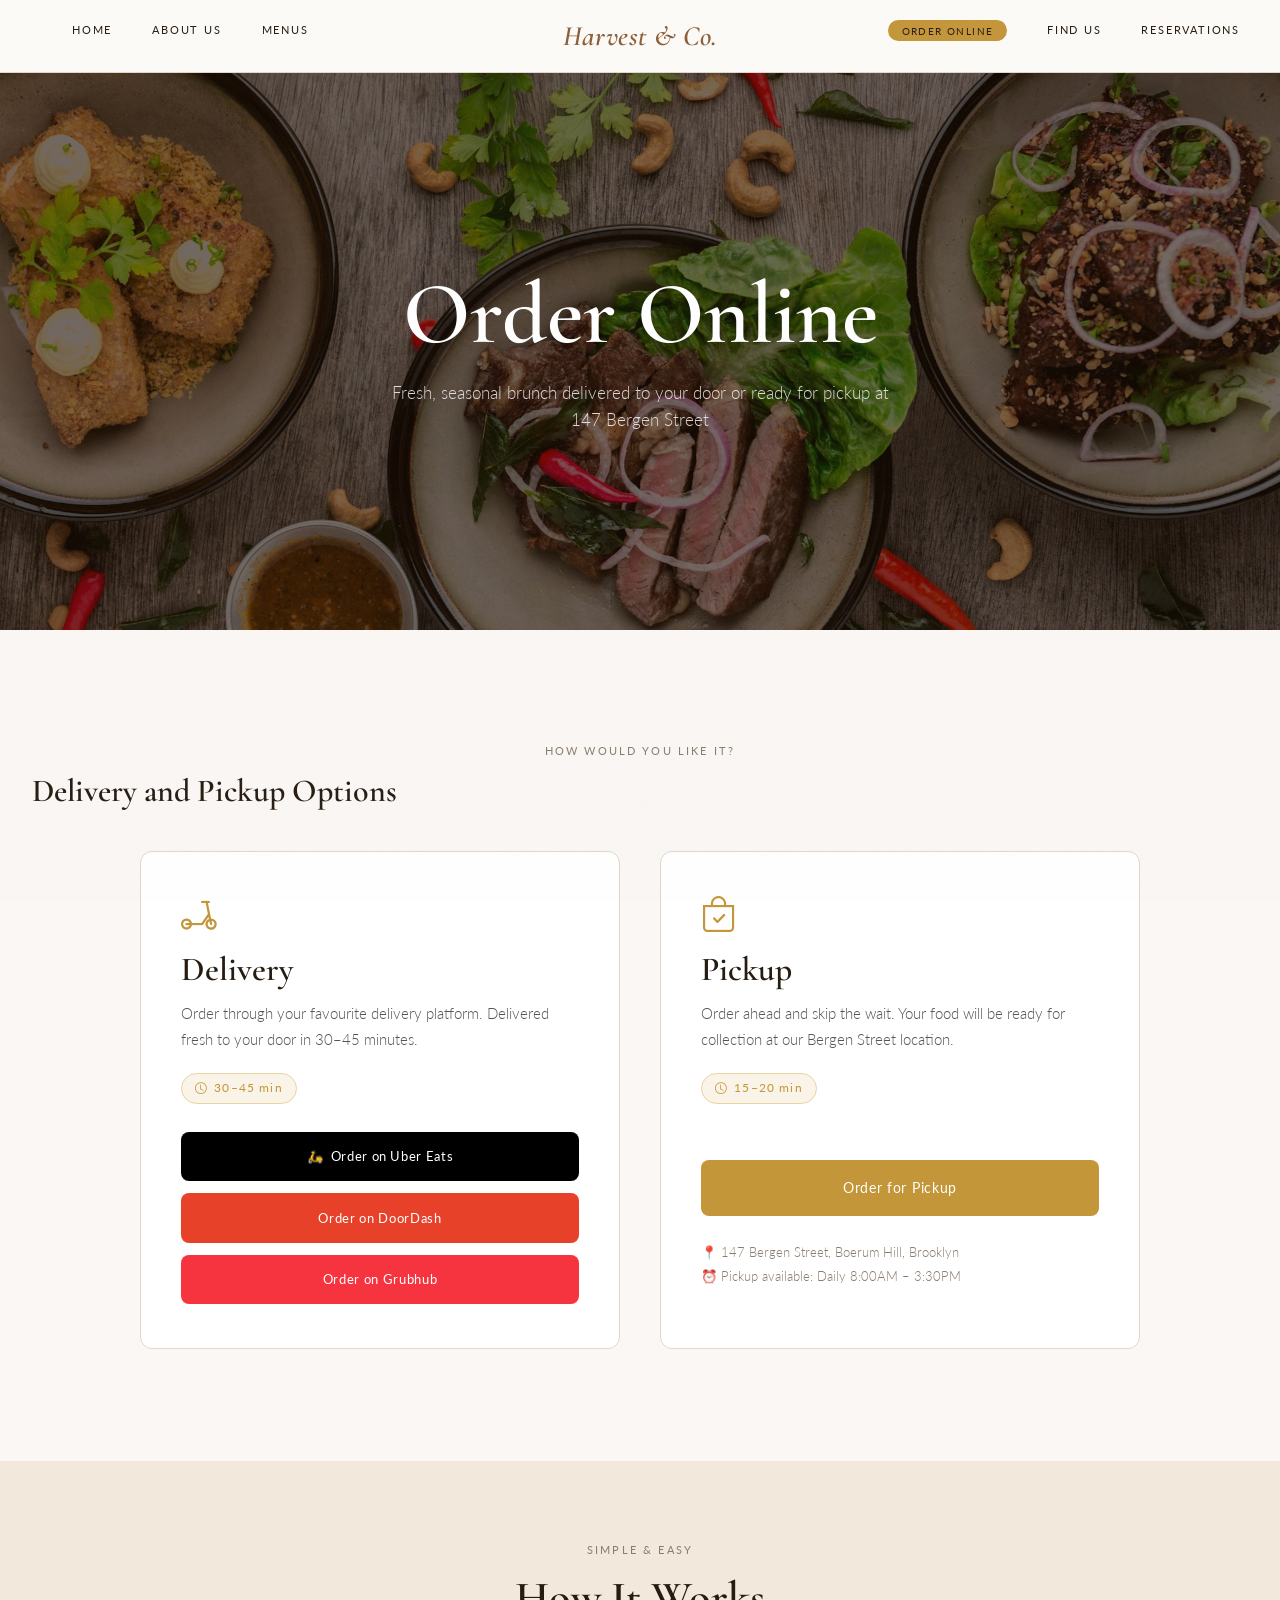
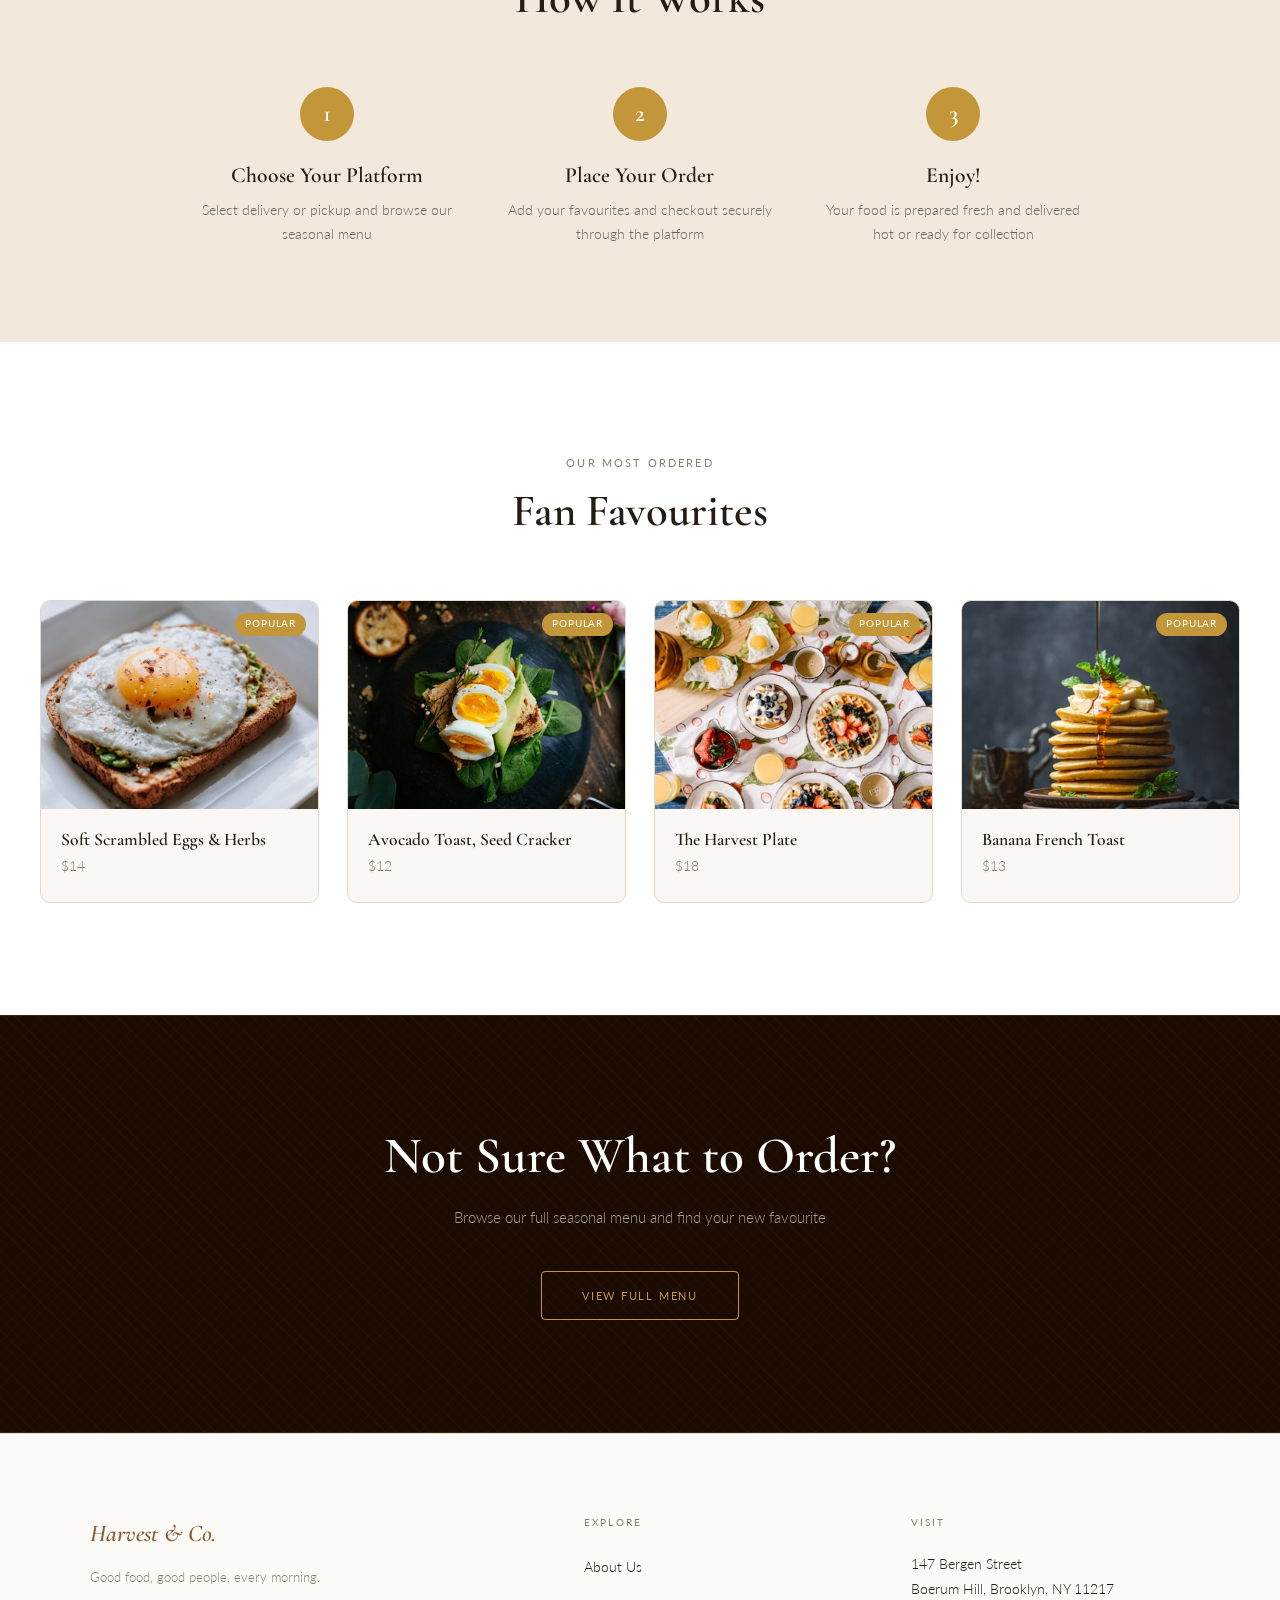
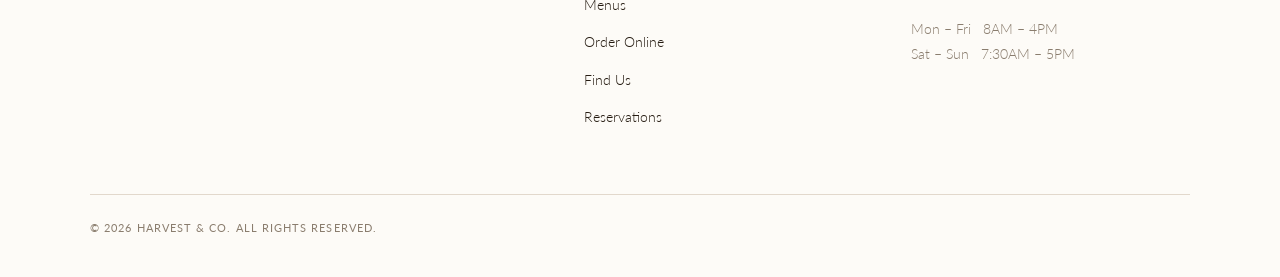
<file: order.html>
<!DOCTYPE html>
<html lang="en">
<head>
  <meta charset="UTF-8" />
  <meta name="viewport" content="width=device-width, initial-scale=1.0" />
  <title>Order Online | Harvest &amp; Co.</title>

  <!-- Google Fonts -->
  <link rel="preconnect" href="https://fonts.googleapis.com" />
  <link rel="preconnect" href="https://fonts.gstatic.com" crossorigin />
  <link
    href="https://fonts.googleapis.com/css2?family=Cormorant+Garamond:ital,wght@0,400;0,600;0,700;1,400;1,600&family=Lato:wght@300;400;700&display=swap"
    rel="stylesheet"
  />

  <!-- Bootstrap 5 CDN -->
  <link
    href="https://cdn.jsdelivr.net/npm/bootstrap@5.3.3/dist/css/bootstrap.min.css"
    rel="stylesheet"
    integrity="sha384-QWTKZyjpPEjISv5WaRU9OFeRpok6YctnYmDr5pNlyT2bRjXh0JMhjY6hW+ALEwIH"
    crossorigin="anonymous"
  />

  <!-- Bootstrap Icons -->
  <link
    rel="stylesheet"
    href="https://cdn.jsdelivr.net/npm/bootstrap-icons@1.11.3/font/bootstrap-icons.min.css"
  />

  <!-- Custom Styles -->
  <link rel="stylesheet" href="css/style.css" />
  <link rel="icon" type="image/svg+xml" href="assets/favicon.svg">
  <meta name="theme-color" content="#C4963A">
</head>
<body>

  <!-- =====================================================
       NAVBAR
  ====================================================== -->
  <nav class="hc-navbar" id="hc-navbar">
    <div class="hc-navbar__inner">

      <!-- Left links -->
      <ul class="hc-nav__list hc-nav__list--left">
        <li><a href="index.html">Home</a></li>
        <li><a href="about.html">About Us</a></li>
        <li><a href="menu.html">Menus</a></li>
      </ul>

      <!-- Centered logo -->
      <a href="index.html" class="hc-navbar__logo">
        <em>Harvest &amp; Co.</em>
      </a>

      <!-- Right links -->
      <ul class="hc-nav__list hc-nav__list--right">
        <li class="hc-nav__order-pill"><a href="order.html" class="hc-nav--active">Order Online</a></li>
        <li><a href="contact.html">Find Us</a></li>
        <li><a href="contact.html#reservations">Reservations</a></li>
      </ul>

      <!-- Mobile toggle -->
      <button class="hc-navbar__toggle" id="hc-nav-toggle" aria-label="Open menu" aria-expanded="false">
        <span></span>
        <span></span>
        <span></span>
      </button>

    </div>

    <!-- Mobile drawer -->
    <div class="hc-nav__mobile" id="hc-nav-mobile">
      <ul>
        <li><a href="index.html">Home</a></li>
        <li><a href="about.html">About Us</a></li>
        <li><a href="menu.html">Menus</a></li>
        <li class="hc-nav__order-pill"><a href="order.html">Order Online</a></li>
        <li><a href="contact.html">Find Us</a></li>
        <li><a href="contact.html#reservations">Reservations</a></li>
      </ul>
    </div>
  </nav>


  <main>

    <!-- =====================================================
         HERO
    ====================================================== -->
    <section class="hc-order-hero" aria-label="Order online hero">
      <img
        src="assets/hero-home.jpg"
        alt="Fresh seasonal brunch spread at Harvest &amp; Co."
        class="hc-order-hero__img"
      />
      <div class="hc-order-hero__overlay"></div>
      <div class="hc-order-hero__content">
        <h1 class="hc-order-hero__heading">Order Online</h1>
        <p class="hc-order-hero__sub">
          Fresh, seasonal brunch delivered to your door or ready for pickup at 147 Bergen Street
        </p>
      </div>
    </section>


    <!-- =====================================================
         OPTION CARDS — DELIVERY & PICKUP
    ====================================================== -->
    <section class="hc-order-options" aria-labelledby="order-options-heading">
      <p class="hc-section-label" style="text-align:center; margin-bottom: 0.75rem;">How Would You Like It?</p>
      <h2 id="order-options-heading" class="sr-only">Delivery and Pickup Options</h2>

      <div class="hc-order-options__grid">

        <!-- Card 1: Delivery -->
        <div class="hc-order-card">
          <div class="hc-order-card__icon">
            <i class="bi bi-scooter"></i>
          </div>
          <h2 class="hc-order-card__heading">Delivery</h2>
          <p class="hc-order-card__text">
            Order through your favourite delivery platform.
            Delivered fresh to your door in 30–45 minutes.
          </p>
          <div class="hc-order-card__badge">
            <i class="bi bi-clock"></i> 30–45 min
          </div>
          <div class="hc-order-card__buttons">
            <a href="#" target="_blank" rel="noopener noreferrer" class="hc-platform-btn hc-platform-btn--uber">
              🛵&nbsp; Order on Uber Eats
            </a>
            <a href="#" target="_blank" rel="noopener noreferrer" class="hc-platform-btn hc-platform-btn--doordash">
              Order on DoorDash
            </a>
            <a href="#" target="_blank" rel="noopener noreferrer" class="hc-platform-btn hc-platform-btn--grubhub">
              Order on Grubhub
            </a>
          </div>
        </div>

        <!-- Card 2: Pickup -->
        <div class="hc-order-card">
          <div class="hc-order-card__icon">
            <i class="bi bi-bag-check"></i>
          </div>
          <h2 class="hc-order-card__heading">Pickup</h2>
          <p class="hc-order-card__text">
            Order ahead and skip the wait. Your food will be ready
            for collection at our Bergen Street location.
          </p>
          <div class="hc-order-card__badge">
            <i class="bi bi-clock"></i> 15–20 min
          </div>
          <div class="hc-order-card__buttons">
            <a href="#" class="hc-platform-btn hc-platform-btn--pickup">
              Order for Pickup
            </a>
          </div>
          <p class="hc-order-card__address">
            📍 147 Bergen Street, Boerum Hill, Brooklyn<br />
            ⏰ Pickup available: Daily 8:00AM – 3:30PM
          </p>
        </div>

      </div>
    </section>


    <!-- =====================================================
         HOW IT WORKS
    ====================================================== -->
    <section class="hc-how-it-works" aria-labelledby="how-heading">
      <p class="hc-section-label">Simple &amp; Easy</p>
      <h2 class="hc-how-it-works__heading" id="how-heading">How It Works</h2>

      <div class="hc-how-it-works__steps">

        <div class="hc-step">
          <div class="hc-step__number">1</div>
          <h3 class="hc-step__title">Choose Your Platform</h3>
          <p class="hc-step__text">
            Select delivery or pickup and browse our seasonal menu
          </p>
        </div>

        <div class="hc-step">
          <div class="hc-step__number">2</div>
          <h3 class="hc-step__title">Place Your Order</h3>
          <p class="hc-step__text">
            Add your favourites and checkout securely through the platform
          </p>
        </div>

        <div class="hc-step">
          <div class="hc-step__number">3</div>
          <h3 class="hc-step__title">Enjoy!</h3>
          <p class="hc-step__text">
            Your food is prepared fresh and delivered hot or ready for collection
          </p>
        </div>

      </div>
    </section>


    <!-- =====================================================
         FAN FAVOURITES
    ====================================================== -->
    <section class="hc-fan-favourites" aria-labelledby="fav-heading">
      <p class="hc-section-label">Our Most Ordered</p>
      <h2 class="hc-fan-favourites__heading" id="fav-heading">Fan Favourites</h2>

      <div class="hc-fan-favourites__grid">

        <!-- Card 1 -->
        <div class="hc-fav-card">
          <div class="hc-fav-card__badge">Popular</div>
          <div class="hc-fav-card__img">
            <img
              src="assets/fav-scrambled-eggs.jpg"
              alt="Soft Scrambled Eggs &amp; Herbs"
            />
          </div>
          <div class="hc-fav-card__body">
            <h3 class="hc-fav-card__name">Soft Scrambled Eggs &amp; Herbs</h3>
            <p class="hc-fav-card__price">$14</p>
          </div>
        </div>

        <!-- Card 2 -->
        <div class="hc-fav-card">
          <div class="hc-fav-card__badge">Popular</div>
          <div class="hc-fav-card__img">
            <img
              src="assets/fav-avocado-toast.jpg"
              alt="Avocado Toast, Seed Cracker"
            />
          </div>
          <div class="hc-fav-card__body">
            <h3 class="hc-fav-card__name">Avocado Toast, Seed Cracker</h3>
            <p class="hc-fav-card__price">$12</p>
          </div>
        </div>

        <!-- Card 3 -->
        <div class="hc-fav-card">
          <div class="hc-fav-card__badge">Popular</div>
          <div class="hc-fav-card__img">
            <img
              src="assets/fav-harvest-plate.jpg"
              alt="The Harvest Plate"
            />
          </div>
          <div class="hc-fav-card__body">
            <h3 class="hc-fav-card__name">The Harvest Plate</h3>
            <p class="hc-fav-card__price">$18</p>
          </div>
        </div>

        <!-- Card 4 -->
        <div class="hc-fav-card">
          <div class="hc-fav-card__badge">Popular</div>
          <div class="hc-fav-card__img">
            <img
              src="assets/fav-french-toast.jpg"
              alt="Banana French Toast"
            />
          </div>
          <div class="hc-fav-card__body">
            <h3 class="hc-fav-card__name">Banana French Toast</h3>
            <p class="hc-fav-card__price">$13</p>
          </div>
        </div>

      </div>
    </section>


    <!-- =====================================================
         DARK CTA
    ====================================================== -->
    <section class="hc-order-cta" aria-labelledby="cta-heading">
      <h2 class="hc-order-cta__heading" id="cta-heading">Not Sure What to Order?</h2>
      <p class="hc-order-cta__sub">
        Browse our full seasonal menu and find your new favourite
      </p>
      <a href="menu.html" class="hc-order-cta__btn">View Full Menu</a>
    </section>

  </main>


  <!-- =====================================================
       FOOTER
  ====================================================== -->
  <footer class="hc-footer">
    <div class="hc-footer__grid">

      <!-- Brand -->
      <div class="hc-footer__col hc-footer__col--brand">
        <a href="index.html" class="hc-footer__logo"><em>Harvest &amp; Co.</em></a>
        <p class="hc-footer__tagline">Good food, good people, every morning.</p>
      </div>

      <!-- Quick Links -->
      <div class="hc-footer__col">
        <p class="hc-footer__col-heading">Explore</p>
        <ul class="hc-footer__links">
          <li><a href="about.html">About Us</a></li>
          <li><a href="menu.html">Menus</a></li>
          <li><a href="order.html">Order Online</a></li>
          <li><a href="contact.html">Find Us</a></li>
          <li><a href="contact.html#reservations">Reservations</a></li>
        </ul>
      </div>

      <!-- Address & Hours -->
      <div class="hc-footer__col">
        <p class="hc-footer__col-heading">Visit</p>
        <address class="hc-footer__address">
          147 Bergen Street<br />
          Boerum Hill, Brooklyn, NY 11217
        </address>
        <p class="hc-footer__hours">
          Mon – Fri &nbsp; 8AM – 4PM<br />
          Sat – Sun &nbsp; 7:30AM – 5PM
        </p>
      </div>

    </div>

    <div class="hc-footer__bottom">
      <p>&copy; 2026 Harvest &amp; Co. All rights reserved.</p>
    </div>
  </footer>

  <!-- Bootstrap 5 JS Bundle -->
  <script
    src="https://cdn.jsdelivr.net/npm/bootstrap@5.3.3/dist/js/bootstrap.bundle.min.js"
    integrity="sha384-YvpcrYf0tY3lHB60NNkmXc4s9bIOgUxi8T/jzmTqBVl7kQB8Lf+HX5d+4+bM0p1x"
    crossorigin="anonymous"
  ></script>

  <script>
    const navbar = document.getElementById('hc-navbar');
    const toggle = document.getElementById('hc-nav-toggle');
    const drawer = document.getElementById('hc-nav-mobile');

    window.addEventListener('scroll', () => {
      navbar.classList.toggle('is-scrolled', window.scrollY > 8);
    }, { passive: true });

    toggle.addEventListener('click', () => {
      const open = drawer.classList.toggle('is-open');
      toggle.classList.toggle('is-open', open);
      toggle.setAttribute('aria-expanded', open);
    });
  </script>

  <!-- Scroll-to-top -->
  <button class="hc-scroll-top" id="hc-scroll-top" aria-label="Back to top">
    <i class="bi bi-arrow-up"></i>
  </button>

  <script src="js/main.js"></script>
</body>
</html>
</file>
<file: css/style.css>
/* ============================================================
   Harvest & Co. — Custom Stylesheet
   Palette:  white #ffffff | off-white #faf7f4 | soft grey #f5f0eb
             dark text #2c2c2c | muted #888 | border #e8e2da
   Fonts:    Cormorant Garamond (headings/logo) | Lato (body/nav)
   ============================================================ */

/* --- CSS Custom Properties --------------------------------- */
:root {
  --white:          #fdfbf7;   /* warm paper white */
  --off-white:      #f9f5ef;
  --soft-grey:      #f2ebe0;
  --img-bg:         #e5d9cc;
  --dark:           #261c12;   /* warm near-black — brown undertone, not grey */
  --muted:          #8a7d6e;   /* warm taupe instead of neutral grey */
  --border:         #e2d8cc;
  --accent:         #8c5e38;   /* warm earthy amber — used sparingly for brand moments */

  --font-heading:   'Cormorant Garamond', Georgia, serif;
  --font-body:      'Lato', Arial, sans-serif;

  --nav-height:     72px;
  --nav-link-size:  0.7rem;
  --nav-tracking:   0.16em;

  --transition-fast: 0.2s ease;
  --transition-med:  0.35s ease;
  --transition-slow: 0.55s ease;
}

/* --- Base -------------------------------------------------- */
*,
*::before,
*::after {
  box-sizing: border-box;
  margin: 0;
  padding: 0;
}

html {
  scroll-behavior: smooth;
  -webkit-font-smoothing: antialiased;
}

body {
  font-family: var(--font-body);
  font-size: 1rem;
  font-weight: 400;
  line-height: 1.7;
  color: var(--dark);
  background-color: var(--white);
  overflow-x: hidden;
}

/* Grain overlay — fixed, pointer-events off, doesn't affect layout */
body::after {
  content: '';
  position: fixed;
  inset: 0;
  z-index: 9998;
  pointer-events: none;
  opacity: 0.038;
  background-image: url("data:image/svg+xml,<svg xmlns='http://www.w3.org/2000/svg' width='250' height='250'><filter id='n'><feTurbulence type='fractalNoise' baseFrequency='0.72' numOctaves='4' stitchTiles='stitch'/><feColorMatrix type='saturate' values='0'/></filter><rect width='250' height='250' filter='url(%23n)'/></svg>");
}

h1, h2, h3, h4, h5, h6 {
  font-family: var(--font-heading);
  font-weight: 600;
  line-height: 1.2;
  color: var(--dark);
}

a {
  color: inherit;
  text-decoration: none;
}

img {
  display: block;
  max-width: 100%;
}

ul {
  list-style: none;
}


/* ============================================================
   NAVBAR
   ============================================================ */
.hc-navbar {
  position: fixed;
  top: 0;
  left: 0;
  right: 0;
  z-index: 1000;
  background-color: var(--white);
  height: var(--nav-height);
  /* shadow starts invisible, appears on scroll via .is-scrolled */
  box-shadow: 0 1px 0 0 var(--border), 0 4px 16px -4px transparent;
  transition: box-shadow var(--transition-med);
}

/* Scroll state: JS adds .is-scrolled */
.hc-navbar.is-scrolled {
  box-shadow: 0 1px 0 0 var(--border), 0 4px 24px -4px rgba(44, 44, 44, 0.08);
}

/* Three-column grid: left links | logo | right links */
.hc-navbar__inner {
  display: grid;
  grid-template-columns: 1fr auto 1fr;
  align-items: center;
  height: 100%;
  padding: 0 2.5rem;
  max-width: 1400px;
  margin: 0 auto;
}

/* --- Nav link lists --------------------------------------- */
.hc-nav__list {
  display: flex;
  align-items: center;
  gap: 2.5rem;
}

.hc-nav__list--right {
  justify-content: flex-end;
}

.hc-nav__list a {
  font-family: var(--font-body);
  font-size: var(--nav-link-size);
  font-weight: 400;
  letter-spacing: var(--nav-tracking);
  text-transform: uppercase;
  color: var(--dark);
  transition: color 0.2s ease;
}

.hc-nav__list a:hover {
  color: var(--muted);
}

/* --- Logo ------------------------------------------------- */
.hc-navbar__logo {
  display: block;
  text-align: center;
  font-family: var(--font-heading);
  font-size: 1.75rem;
  font-style: italic;
  font-weight: 600;
  color: var(--accent);
  letter-spacing: 0.02em;
  line-height: 1;
  white-space: nowrap;
  transition: opacity var(--transition-fast);
}

.hc-navbar__logo:hover {
  opacity: 0.7;
}

.hc-navbar__logo em {
  font-style: italic;
}

/* --- Mobile toggle ---------------------------------------- */
.hc-navbar__toggle {
  display: none;
  flex-direction: column;
  justify-content: center;
  align-items: center;
  gap: 5px;
  background: none;
  border: none;
  cursor: pointer;
  padding: 0.5rem;
  grid-column: 3;
  justify-self: end;
}

.hc-navbar__toggle span {
  display: block;
  width: 22px;
  height: 1px;
  background-color: var(--dark);
  transition: transform var(--transition-med), opacity var(--transition-med);
}

/* Animate three lines into an X when drawer is open */
.hc-navbar__toggle.is-open span:nth-child(1) {
  transform: translateY(6px) rotate(45deg);
}
.hc-navbar__toggle.is-open span:nth-child(2) {
  opacity: 0;
  transform: scaleX(0);
}
.hc-navbar__toggle.is-open span:nth-child(3) {
  transform: translateY(-6px) rotate(-45deg);
}

/* --- Mobile drawer ---------------------------------------- */
.hc-nav__mobile {
  display: none;
  flex-direction: column;
  background-color: var(--white);
  padding: 1.5rem 2.5rem 2rem;
  border-top: 1px solid var(--border);
}

.hc-nav__mobile.is-open {
  display: flex;
}

.hc-nav__mobile ul {
  display: flex;
  flex-direction: column;
  gap: 1.25rem;
}

.hc-nav__mobile a {
  font-family: var(--font-body);
  font-size: var(--nav-link-size);
  font-weight: 400;
  letter-spacing: var(--nav-tracking);
  text-transform: uppercase;
  color: var(--dark);
  transition: color var(--transition-fast);
}

.hc-nav__mobile a:hover {
  color: var(--muted);
}

/* --- Responsive: collapse nav links below lg -------------- */
@media (max-width: 991px) {
  .hc-nav__list {
    display: none;
  }

  /* Switch to flexbox so we can absolute-center the logo */
  .hc-navbar__inner {
    display: flex;
    align-items: center;
    justify-content: flex-end; /* toggle sits to the right */
    position: relative;
    padding: 0 1.25rem;
    height: 60px;
  }

  /* Logo absolutely centered, regardless of toggle width */
  .hc-navbar__logo {
    position: absolute;
    left: 50%;
    transform: translateX(-50%);
    font-size: 1.45rem;
    text-align: center;
  }

  /* Hamburger visible, flush right */
  .hc-navbar__toggle {
    display: flex;
    position: relative;
    z-index: 1; /* sit above the absolutely-placed logo */
  }

  .hc-navbar {
    height: 60px;
  }
}

@media (max-width: 991px) {
  body {
    padding-top: 60px;
  }
}

@media (min-width: 992px) {
  body {
    padding-top: var(--nav-height);
  }
}


/* ============================================================
   HERO
   ============================================================ */
.hc-hero {
  width: 100%;
  height: 100vh;
  overflow: hidden;
  background-color: var(--img-bg);
  position: relative;
}

/* Warm dark gradient overlay */
.hc-hero::after {
  content: '';
  position: absolute;
  inset: 0;
  background: linear-gradient(
    to bottom,
    rgba(15, 10, 5, 0.35) 0%,
    rgba(15, 10, 5, 0.55) 100%
  );
  pointer-events: none;
  z-index: 1;
}

.hc-hero__img {
  width: 100%;
  height: 100%;
  object-fit: cover;
  object-position: center;
  transition: transform 0.4s ease;
}

.hc-hero:hover .hc-hero__img {
  transform: scale(1.03);
}

/* Hero centered content overlay */
.hc-hero__content {
  position: absolute;
  top: 50%;
  left: 50%;
  transform: translate(-50%, -50%);
  text-align: center;
  z-index: 2;
  width: 90%;
  max-width: 680px;
  padding: 0 1rem;
}

.hc-hero__label {
  font-family: 'Inter', var(--font-body);
  font-size: 0.75rem;
  font-weight: 500;
  text-transform: uppercase;
  letter-spacing: 0.2em;
  color: rgba(255, 255, 255, 0.7);
  margin-bottom: 1rem;
}

.hc-hero__heading {
  font-family: var(--font-heading);
  font-size: clamp(2.5rem, 6vw, 4rem);
  font-weight: 400;
  font-style: italic;
  color: #ffffff;
  line-height: 1.15;
  text-shadow: 0 2px 20px rgba(0, 0, 0, 0.3);
  margin-bottom: 1.25rem;
}

.hc-hero__sub {
  font-family: 'Inter', var(--font-body);
  font-size: 1rem;
  font-weight: 300;
  color: rgba(255, 255, 255, 0.85);
  line-height: 1.65;
  max-width: 480px;
  margin: 0 auto 2rem;
}

.hc-hero__ctas {
  display: flex;
  gap: 1rem;
  justify-content: center;
  flex-wrap: wrap;
}

.hc-hero__btn {
  display: inline-block;
  font-family: 'Inter', var(--font-body);
  font-size: 0.8rem;
  font-weight: 500;
  text-transform: uppercase;
  letter-spacing: 0.1em;
  padding: 14px 32px;
  border-radius: 2px;
  text-decoration: none;
  transition: background var(--transition-fast), box-shadow var(--transition-fast);
  cursor: pointer;
}

.hc-hero__btn--primary {
  background: #c4963a;
  color: #ffffff;
  border: none;
}

.hc-hero__btn--primary:hover {
  background: #a97e2e;
  color: #ffffff;
  box-shadow: 0 4px 16px rgba(196, 150, 58, 0.35);
}

.hc-hero__btn--ghost {
  background: transparent;
  color: #ffffff;
  border: 1px solid rgba(255, 255, 255, 0.7);
}

.hc-hero__btn--ghost:hover {
  background: rgba(255, 255, 255, 0.1);
  color: #ffffff;
}

/* Scroll indicator */
.hc-hero__scroll {
  position: absolute;
  bottom: 2.5rem;
  left: 50%;
  transform: translateX(-50%);
  z-index: 2;
  display: flex;
  flex-direction: column;
  align-items: center;
  gap: 0.4rem;
}

.hc-hero__scroll-text {
  font-family: 'Inter', var(--font-body);
  font-size: 0.65rem;
  font-weight: 400;
  text-transform: lowercase;
  letter-spacing: 0.15em;
  color: rgba(255, 255, 255, 0.55);
}

.hc-hero__scroll-line {
  width: 1px;
  height: 36px;
  background: rgba(255, 255, 255, 0.45);
  animation: hc-scroll-bounce 1.6s ease-in-out infinite;
  transform-origin: top center;
}

@keyframes hc-scroll-bounce {
  0%, 100% { transform: scaleY(1); opacity: 0.45; }
  50%       { transform: scaleY(0.4) translateY(8px); opacity: 0.2; }
}

/* ============================================================
   INFO STRIP
   ============================================================ */
.hc-info-strip {
  background: #F9F4EE;
  padding: 16px 2rem;
  display: flex;
  align-items: center;
  justify-content: center;
  gap: 1.5rem;
  flex-wrap: wrap;
}

.hc-info-strip__item {
  font-family: 'Inter', var(--font-body);
  font-size: 0.85rem;
  font-weight: 400;
  color: #7A6652;
  white-space: nowrap;
}

.hc-info-strip__divider {
  display: inline-block;
  width: 1px;
  height: 16px;
  background: #c4963a;
  opacity: 0.4;
  flex-shrink: 0;
}

@media (max-width: 600px) {
  .hc-info-strip__divider {
    display: none;
  }

  .hc-info-strip {
    gap: 0.6rem;
    flex-direction: column;
  }
}

/* ============================================================
   PAGE TITLE SECTION
   ============================================================ */
.hc-page-title {
  background-color: var(--white);
  padding: 4rem 2rem;
  text-align: center;
}

.hc-page-title__inner {
  max-width: 800px;
  margin: 0 auto;
}

.hc-page-title__heading {
  font-family: var(--font-heading);
  font-size: clamp(2.5rem, 6vw, 4.5rem);
  font-weight: 600;
  color: var(--dark);
  line-height: 1.1;
}

/* ============================================================
   ABOUT HERO
   ============================================================ */
.hc-about-hero {
  width: 100%;
  height: 100vh;
  overflow: hidden;
  background-color: var(--img-bg);
  position: relative;
}

.hc-about-hero img {
  width: 100%;
  height: 100%;
  object-fit: cover;
  transition: transform 0.4s ease;
}

.hc-about-hero:hover img {
  transform: scale(1.03);
}

.hc-about-hero__overlay {
  position: absolute;
  top: 50%;
  left: 50%;
  transform: translate(-50%, -50%);
  text-align: center;
  color: white;
  z-index: 1;
}

.hc-about-hero__title {
  font-family: var(--font-heading);
  font-size: clamp(3rem, 8vw, 6rem);
  font-weight: 600;
  text-shadow: 2px 2px 4px rgba(0, 0, 0, 0.5);
}


/* ============================================================
   NEWSLETTER BAR
   ============================================================ */
.hc-newsletter {
  background-color: var(--soft-grey);
  border-top: 1px solid var(--border);
  border-bottom: 1px solid var(--border);
  padding: 5rem 2rem;
}

.hc-newsletter__inner {
  display: flex;
  align-items: center;
  justify-content: center;
  flex-wrap: wrap;
  gap: 1.25rem;
  max-width: 700px;
  margin: 0 auto;
}

.hc-newsletter__text {
  font-family: var(--font-body);
  font-size: 0.72rem;
  font-weight: 400;
  letter-spacing: 0.14em;
  text-transform: uppercase;
  color: var(--dark);
  margin: 0;
  white-space: nowrap;
}

.hc-newsletter__form {
  display: flex;
  align-items: center;
  gap: 0;
  border-bottom: 1px solid var(--dark);
  padding-bottom: 2px;
}

.hc-newsletter__input {
  font-family: var(--font-body);
  font-size: 1rem;
  font-weight: 300;
  letter-spacing: 0.06em;
  color: var(--dark);
  background: transparent;
  border: none;
  outline: none;
  width: min(220px, 100%);
  min-width: 0;
  padding: 0.2rem 0.5rem 0.2rem 0;
}

.hc-newsletter__input::placeholder {
  color: var(--muted);
}

.hc-newsletter__btn {
  font-family: var(--font-body);
  font-size: 0.67rem;
  font-weight: 400;
  letter-spacing: 0.14em;
  text-transform: uppercase;
  color: var(--dark);
  background: transparent;
  border: none;
  cursor: pointer;
  padding: 0.2rem 0 0.2rem 0.75rem;
  white-space: nowrap;
  transition: color 0.2s ease;
}

.hc-newsletter__btn:hover {
  color: var(--muted);
}

@media (max-width: 575px) {
  .hc-newsletter__inner {
    flex-direction: column;
    gap: 0.75rem;
    text-align: center;
  }

  .hc-newsletter__input {
    width: 180px;
  }
}


/* ============================================================
   SHARED UTILITIES
   ============================================================ */

/* Small uppercase eyebrow label used above section headings */
.hc-section-label {
  font-family: var(--font-body);
  font-size: 0.67rem;
  font-weight: 400;
  letter-spacing: 0.2em;
  text-transform: uppercase;
  color: var(--muted);
  margin-bottom: 0.9rem;
}

/* Minimal inline text link — "Read Our Story →" style */
.hc-text-link {
  display: inline-block;
  font-family: var(--font-body);
  font-size: 0.72rem;
  font-weight: 400;
  letter-spacing: 0.14em;
  text-transform: uppercase;
  color: var(--accent);
  border-bottom: 1px solid var(--accent);
  padding-bottom: 2px;
  transition: color var(--transition-fast), border-color var(--transition-fast), opacity var(--transition-fast);
}

.hc-text-link:hover {
  opacity: 0.65;
}


/* ============================================================
   ABOUT PREVIEW
   ============================================================ */
.hc-about-preview {
  background-color: var(--white);
  padding: 9rem 2rem;
}

.hc-about-preview__inner {
  max-width: 1200px;
  margin: 0 auto;
  display: grid;
  grid-template-columns: 1fr 1fr;
  gap: 4rem;
  align-items: center;
}

.hc-about-preview__content {
  text-align: left;
}

.hc-about-preview__heading {
  font-family: var(--font-heading);
  font-size: clamp(2rem, 4vw, 3rem);
  font-weight: 600;
  color: var(--dark);
  margin-bottom: 2rem;
  line-height: 1.15;
}

.hc-about-preview__body {
  font-family: var(--font-body);
  font-size: 0.95rem;
  font-weight: 300;
  line-height: 1.85;
  color: #555;
  margin-bottom: 1.25rem;
}

.hc-about-preview__image {
  width: 100%;
  height: 400px;
  overflow: hidden;
  border-radius: 8px;
  background-color: var(--img-bg);
}

.hc-about-preview__image img {
  width: 100%;
  height: 100%;
  object-fit: cover;
  transition: transform 0.4s ease;
}

.hc-about-preview__image:hover img {
  transform: scale(1.03);
}

.hc-about-preview__inner .hc-text-link {
  margin-top: 1rem;
}


/* ============================================================
   MENU PREVIEW
   ============================================================ */
.hc-menu-preview {
  background-color: var(--off-white);
  padding: 9rem 2rem;
}

.hc-menu-preview__header {
  text-align: center;
  margin-bottom: 4rem;
}

.hc-menu-preview__heading {
  font-family: var(--font-heading);
  font-size: clamp(1.8rem, 3.5vw, 2.6rem);
  font-weight: 600;
  color: var(--dark);
  margin: 0;
  line-height: 1.15;
}

/* Three-column grid */
.hc-menu-preview__grid {
  display: grid;
  grid-template-columns: repeat(3, 1fr);
  gap: 3.5rem;
  max-width: 1100px;
  margin: 0 auto;
}

/* Individual column */
.hc-menu-col {
  display: flex;
  flex-direction: column;
}

.hc-menu-col__label {
  font-family: var(--font-body);
  font-size: 0.67rem;
  font-weight: 400;
  letter-spacing: 0.2em;
  text-transform: uppercase;
  color: var(--muted);
  margin-bottom: 1.1rem;
}

.hc-menu-col__img-wrap {
  width: 100%;
  aspect-ratio: 4 / 3;
  overflow: hidden;
  background-color: var(--img-bg);
  margin-bottom: 1.5rem;
  border-radius: 8px;
}

.hc-menu-col__img-wrap img {
  width: 100%;
  height: 100%;
  object-fit: cover;
  object-position: center;
  transition: transform 0.4s ease;
}

.hc-menu-col:hover .hc-menu-col__img-wrap img {
  transform: scale(1.03);
}

.hc-menu-col__dishes {
  list-style: none;
  padding: 0;
  margin: 0;
  display: flex;
  flex-direction: column;
  gap: 0.6rem;
}

.hc-menu-col__dishes li {
  font-family: var(--font-body);
  font-size: 0.88rem;
  font-weight: 300;
  color: var(--dark);
  padding-bottom: 0.6rem;
  border-bottom: 1px solid var(--border);
  line-height: 1.4;
}

.hc-menu-col__dishes li:last-child {
  border-bottom: none;
}

.hc-menu-preview__cta {
  text-align: center;
  margin-top: 4rem;
}

/* Responsive: stack to 1 column on mobile */
@media (max-width: 767px) {
  .hc-menu-preview__grid {
    grid-template-columns: 1fr;
    gap: 3rem;
  }
}

@media (min-width: 768px) and (max-width: 991px) {
  .hc-menu-preview__grid {
    grid-template-columns: repeat(2, 1fr);
  }
}


/* ============================================================
   FOOTER
   ============================================================ */
.hc-footer {
  background-color: var(--white);
  border-top: 1px solid var(--border);
  padding: 5rem 2rem 0;
}

/* Three-column grid */
.hc-footer__grid {
  display: grid;
  grid-template-columns: 1.6fr 1fr 1fr;
  gap: 3rem;
  max-width: 1100px;
  margin: 0 auto;
  padding-bottom: 4rem;
}

/* Brand column */
.hc-footer__logo {
  display: inline-block;
  font-family: var(--font-heading);
  font-size: 1.5rem;
  font-style: italic;
  font-weight: 600;
  color: var(--accent);
  margin-bottom: 0.75rem;
  transition: opacity var(--transition-fast);
}

.hc-footer__logo:hover {
  opacity: 0.65;
}

.hc-footer__logo em {
  font-style: italic;
}

.hc-footer__tagline {
  font-family: var(--font-body);
  font-size: 0.82rem;
  font-weight: 300;
  color: var(--muted);
  line-height: 1.6;
  margin: 0;
}

/* Column heading */
.hc-footer__col-heading {
  font-family: var(--font-body);
  font-size: 0.65rem;
  font-weight: 400;
  letter-spacing: 0.2em;
  text-transform: uppercase;
  color: var(--muted);
  margin-bottom: 1.25rem;
}

/* Nav links */
.hc-footer__links {
  list-style: none;
  padding: 0;
  margin: 0;
  display: flex;
  flex-direction: column;
  gap: 0.65rem;
}

.hc-footer__links a {
  font-family: var(--font-body);
  font-size: 0.85rem;
  font-weight: 300;
  color: var(--dark);
  transition: color 0.2s ease;
}

.hc-footer__links a:hover {
  color: var(--muted);
}

/* Address & hours */
.hc-footer__address,
.hc-footer__hours {
  font-style: normal;
  font-family: var(--font-body);
  font-size: 0.85rem;
  font-weight: 300;
  color: var(--dark);
  line-height: 1.8;
}

.hc-footer__hours {
  margin-top: 1rem;
  color: var(--muted);
}

/* Bottom bar */
.hc-footer__bottom {
  border-top: 1px solid var(--border);
  padding: 1.5rem 0;
  max-width: 1100px;
  margin: 0 auto;
  font-family: var(--font-body);
  font-size: 0.67rem;
  font-weight: 400;
  letter-spacing: 0.1em;
  text-transform: uppercase;
  color: var(--muted);
}

/* Responsive footer */
@media (max-width: 767px) {
  .hc-footer__grid {
    grid-template-columns: 1fr;
    gap: 2.5rem;
  }

  .hc-footer {
    padding-top: 3.5rem;
  }
}

@media (min-width: 768px) and (max-width: 991px) {
  .hc-footer__grid {
    grid-template-columns: 1fr 1fr;
  }

  .hc-footer__col--brand {
    grid-column: 1 / -1;
  }
}


/* ============================================================
   TESTIMONIALS
   ============================================================ */
.hc-testimonials {
  position: relative;
  overflow: hidden;
  padding: 4rem 2rem;
  background-color: #F2E8DC;
  background-image:
    repeating-linear-gradient(
      45deg,
      rgba(196, 150, 58, 0.03) 0px,
      rgba(196, 150, 58, 0.03) 1px,
      transparent 1px,
      transparent 8px
    ),
    repeating-linear-gradient(
      -45deg,
      rgba(196, 150, 58, 0.02) 0px,
      rgba(196, 150, 58, 0.02) 1px,
      transparent 1px,
      transparent 8px
    );
  border-top: 1px solid rgba(196, 150, 58, 0.2);
  border-bottom: 1px solid rgba(196, 150, 58, 0.2);
}

/* Warm radial glow — center bloom */
.hc-testimonials::before {
  content: '';
  position: absolute;
  inset: 0;
  background: radial-gradient(
    ellipse 800px 400px at 50% 50%,
    rgba(196, 150, 58, 0.08) 0%,
    transparent 70%
  );
  pointer-events: none;
  z-index: 0;
}

/* Oversized decorative quote marks */
.hc-testimonials__deco {
  font-family: var(--font-heading);
  font-style: italic;
  font-size: 20rem;
  line-height: 1;
  color: rgba(196, 150, 58, 0.06);
  position: absolute;
  pointer-events: none;
  user-select: none;
  z-index: 0;
}

.hc-testimonials__deco--tl {
  top: -4rem;
  left: -2rem;
}

.hc-testimonials__deco--br {
  bottom: -8rem;
  right: -2rem;
}

.hc-testimonials__inner {
  max-width: 1200px;
  margin: 0 auto;
  text-align: center;
  position: relative;
  z-index: 1;
}

/* Gold label variant used in testimonials */
.hc-section-label--gold {
  font-family: 'Inter', var(--font-body);
  font-size: 0.75rem;
  font-weight: 500;
  color: #c4963a;
}

.hc-testimonials__heading {
  font-family: var(--font-heading);
  font-size: 2.8rem;
  font-weight: 400;
  font-style: italic;
  color: #2C2C2C;
  margin-bottom: 0;
  line-height: 1.15;
}

/* Thin gold rule below heading */
.hc-testimonials__divider {
  width: 60px;
  height: 1px;
  background: #c4963a;
  margin: 16px auto 48px;
}

.hc-testimonials__grid {
  display: grid;
  grid-template-columns: repeat(3, 1fr);
  gap: 2rem;
  align-items: stretch;
}

@media (max-width: 768px) {
  .hc-testimonials { padding: 3.5rem 1.5rem; }
  .hc-testimonials__grid {
    grid-template-columns: repeat(2, 1fr);
    gap: 1rem;
  }
  .hc-testimonial {
    padding: 16px;
  }
  .hc-testimonial__quotemark { font-size: 2.5rem; margin-bottom: 0.25rem; }
  .hc-testimonial__quote { font-size: 0.88rem; line-height: 1.6; margin-bottom: 1rem; }
  .hc-testimonial__photo { width: 40px; height: 40px; }
  .hc-testimonial__name { font-size: 0.82rem; }
  .hc-testimonial__role { font-size: 0.75rem; }
  /* Third card centred beneath the first two */
  .hc-testimonials__grid .hc-testimonial:last-child {
    grid-column: 1 / -1;
    width: calc(50% - 0.5rem);
    margin: 0 auto;
  }
  .hc-gallery { padding: 5rem 1.5rem; }
  .hc-gallery__grid { grid-template-columns: repeat(2, 1fr); gap: 1rem; }
}

@media (max-width: 480px) {
  .hc-testimonials { padding: 3rem 1rem; }
  .hc-testimonials__grid { grid-template-columns: repeat(2, 1fr); gap: 0.75rem; }
  .hc-testimonial { padding: 14px 12px; }
  .hc-testimonials__grid .hc-testimonial:last-child {
    width: calc(50% - 0.375rem);
  }
  .hc-gallery { padding: 4rem 1rem; }
  .hc-gallery__grid { grid-template-columns: repeat(2, 1fr); gap: 0.75rem; }
}

.hc-testimonial {
  background: #FDFAF6;
  border: 1px solid #EDE5D8;
  border-radius: 8px;
  padding: 32px;
  box-shadow: 0 4px 20px rgba(196, 150, 58, 0.06);
  transition: transform var(--transition-med), box-shadow var(--transition-med);
  display: flex;
  flex-direction: column;
  position: relative;
  z-index: 1;
}

.hc-testimonial:hover {
  transform: translateY(-3px);
  box-shadow: 0 8px 32px rgba(196, 150, 58, 0.13);
}

.hc-testimonial__quotemark {
  font-family: var(--font-heading);
  font-size: 4rem;
  line-height: 1;
  color: rgba(196, 150, 58, 0.3);
  margin-bottom: 0.5rem;
  user-select: none;
}

.hc-testimonial__quote {
  font-family: var(--font-heading);
  font-size: 1.05rem;
  font-style: italic;
  font-weight: 400;
  line-height: 1.8;
  color: #3D2E1E;
  flex: 1;
  margin-bottom: 1.5rem;
  border: none;
  padding: 0;
  quotes: none;
}

.hc-testimonial__quote::before,
.hc-testimonial__quote::after {
  content: none;
}

.hc-testimonial__footer {
  display: flex;
  align-items: center;
  gap: 0.9rem;
}

.hc-testimonial__photo {
  width: 52px;
  height: 52px;
  border-radius: 50%;
  border: 2px solid #c4963a;
  object-fit: cover;
  flex-shrink: 0;
}

.hc-testimonial__author {
  display: flex;
  flex-direction: column;
  gap: 0.1rem;
}

.hc-testimonial__name {
  font-family: 'Inter', var(--font-body);
  font-size: 0.9rem;
  font-weight: 600;
  color: #2C2C2C;
  display: block;
}

.hc-testimonial__role {
  font-family: 'Inter', var(--font-body);
  font-size: 0.85rem;
  font-weight: 300;
  color: #9C9580;
  display: block;
}

.hc-testimonial__stars {
  font-size: 0.85rem;
  color: #c4963a;
  letter-spacing: 0.05em;
  margin-top: 0.15rem;
}

/* ============================================================
   GALLERY STRIP
   ============================================================ */
.hc-gallery-strip {
  width: 100%;
  display: flex;
  gap: 0;
}

.hc-gallery-strip__item {
  flex: 1;
  aspect-ratio: 1;
  overflow: hidden;
  background-color: var(--img-bg);
}

.hc-gallery-strip__item img {
  width: 100%;
  height: 100%;
  object-fit: cover;
  transition: transform 0.4s ease;
}

.hc-gallery-strip__item:hover img {
  transform: scale(1.03);
}
.hc-gallery {
  background-color: var(--white);
  padding: 9rem 2rem;
}

.hc-gallery__inner {
  max-width: 1200px;
  margin: 0 auto;
  text-align: center;
}

.hc-gallery__heading {
  font-family: var(--font-heading);
  font-size: clamp(1.8rem, 3.5vw, 2.6rem);
  font-weight: 600;
  color: var(--dark);
  margin-bottom: 4rem;
  line-height: 1.15;
}

.hc-gallery__grid {
  display: grid;
  grid-template-columns: repeat(auto-fit, minmax(200px, 1fr));
  gap: 1.5rem;
}

.hc-gallery__item {
  overflow: hidden;
  border-radius: 8px;
  background-color: var(--img-bg);
  aspect-ratio: 4 / 3;
  transition: transform var(--transition-med);
}

.hc-gallery__item:hover {
  transform: scale(1.05);
}

.hc-gallery__item img {
  width: 100%;
  height: 100%;
  object-fit: cover;
  transition: transform 0.4s ease;
}

.hc-gallery__item:hover img {
  transform: scale(1.03);
}

/* ============================================================
   SCROLL-TO-TOP BUTTON
   ============================================================ */
.hc-scroll-top {
  position: fixed;
  bottom: 2rem;
  right: 2rem;
  z-index: 999;
  width: 44px;
  height: 44px;
  border-radius: 50%;
  background-color: #c4963a;
  color: #ffffff;
  border: none;
  cursor: pointer;
  display: flex;
  align-items: center;
  justify-content: center;
  font-size: 1.1rem;
  box-shadow: 0 2px 10px rgba(0, 0, 0, 0.2);
  opacity: 0;
  transform: translateY(10px);
  pointer-events: none;
  transition: opacity 0.3s ease, transform 0.3s ease, background-color var(--transition-fast);
}

.hc-scroll-top.is-visible {
  opacity: 1;
  transform: translateY(0);
  pointer-events: auto;
}

.hc-scroll-top:hover {
  background-color: #a87d2a;
}


/* ============================================================
   SCROLL REVEAL
   ============================================================ */
.reveal {
  opacity: 0;
  transform: translateY(25px);
  transition: opacity 0.5s ease, transform 0.5s ease;
}

.reveal.is-visible {
  opacity: 1;
  transform: translateY(0);
}

/* ============================================================
   MENU PAGE — PAGE HEADER
   ============================================================ */
.hc-page-header {
  text-align: center;
  padding: 9rem 2rem 6rem;
  background-color: var(--white);
}

.hc-page-header .hc-section-label {
  margin-bottom: 0.75rem;
}

.hc-page-header__title {
  font-family: var(--font-heading);
  font-size: clamp(2.8rem, 6vw, 4.5rem);
  font-weight: 600;
  color: var(--dark);
  line-height: 1.1;
  margin-bottom: 2rem;
}

.hc-page-header__rule {
  width: 48px;
  height: 1px;
  background-color: var(--border);
  margin: 0 auto 1.75rem;
}

.hc-page-header__note {
  font-family: var(--font-body);
  font-size: 0.82rem;
  font-weight: 300;
  color: var(--muted);
  line-height: 1.8;
  margin: 0;
}


/* ============================================================
   MENU PAGE — IN-PAGE TAB NAV
   ============================================================ */
.hc-menu-tabs {
  display: flex;
  justify-content: center;
  align-items: center;
  flex-wrap: wrap;
  gap: 0 2.5rem;
  padding: 1.1rem 2rem;
  border-top: 1px solid var(--border);
  border-bottom: 1px solid var(--border);
  background-color: var(--white);
  position: sticky;
  top: var(--nav-height);
  z-index: 100;
}

.hc-menu-tabs a {
  font-family: var(--font-body);
  font-size: 0.67rem;
  font-weight: 400;
  letter-spacing: 0.18em;
  text-transform: uppercase;
  color: var(--muted);
  padding: 0.3rem 0;
  border-bottom: 1px solid transparent;
  transition: color 0.2s ease, border-color 0.2s ease;
}

.hc-menu-tabs a:hover,
.hc-menu-tabs a.is-active {
  color: var(--dark);
  border-bottom-color: var(--dark);
}

@media (max-width: 991px) {
  .hc-menu-tabs {
    top: 60px;
    gap: 0 1.5rem;
  }
}

@media (max-width: 480px) {
  .hc-menu-tabs {
    gap: 0.5rem 1.25rem;
    padding: 0.9rem 1.25rem;
  }
}


/* ============================================================
   MENU PAGE — SECTION WRAPPER
   ============================================================ */
.hc-menu-section {
  padding: 6.5rem 2rem;
  background-color: var(--white);
}

.hc-menu-section--tinted {
  background-color: var(--off-white);
}

.hc-menu-section__image {
  width: 100%;
  height: 300px;
  overflow: hidden;
  border-radius: 8px;
  background-color: var(--img-bg);
  margin-bottom: 3rem;
}

.hc-menu-section__image img {
  width: 100%;
  height: 100%;
  object-fit: cover;
  transition: transform 0.4s ease;
}

.hc-menu-section__image:hover img {
  transform: scale(1.03);
}

.hc-menu-section__header {
  max-width: 780px;
  margin: 0 auto 3rem;
  /* Left-align to match printed menu feel */
}

.hc-menu-section__title {
  font-family: var(--font-heading);
  font-size: clamp(1.8rem, 3vw, 2.5rem);
  font-weight: 600;
  color: var(--dark);
  margin-bottom: 0.35rem;
  line-height: 1.1;
}

.hc-menu-section__sub {
  font-family: var(--font-body);
  font-size: 0.72rem;
  font-weight: 300;
  letter-spacing: 0.1em;
  color: var(--muted);
  text-transform: uppercase;
  margin: 0;
}


/* ============================================================
   MENU PAGE — DISH LIST
   ============================================================ */
.hc-dish-list {
  list-style: none;
  padding: 0;
  margin: 0 auto;
  max-width: 780px;
}

/* Each dish row */
.hc-dish {
  display: grid;
  grid-template-columns: 1fr auto;
  align-items: baseline;
  gap: 1.5rem;
  padding: 1.5rem 0;
  border-bottom: 1px solid var(--border);
}

.hc-dish:first-child {
  border-top: 1px solid var(--border);
}

/* Left: name + description */
.hc-dish__name {
  font-family: var(--font-heading);
  font-size: 1.2rem;
  font-weight: 600;
  color: var(--dark);
  margin-bottom: 0.3rem;
  line-height: 1.25;
}

.hc-dish__desc {
  font-family: var(--font-body);
  font-size: 0.82rem;
  font-weight: 300;
  color: var(--muted);
  line-height: 1.65;
  margin: 0;
  max-width: 52ch;
}

/* Right: price block */
.hc-dish__price {
  display: flex;
  flex-direction: column;
  align-items: flex-end;
  gap: 0.15rem;
  flex-shrink: 0;
}

.hc-dish__usd {
  font-family: var(--font-heading);
  font-size: 1.15rem;
  font-weight: 600;
  color: var(--dark);
  white-space: nowrap;
}

/* Mobile: stack price under name */
@media (max-width: 575px) {
  .hc-dish {
    grid-template-columns: 1fr;
    gap: 0.75rem;
  }

  .hc-dish__price {
    align-items: flex-start;
  }
}


/* ============================================================
   MENU PAGE — ALLERGEN NOTE
   ============================================================ */
.hc-menu-allergen {
  background-color: var(--white);
  padding: 3rem 2rem 4.5rem;
  text-align: center;
}

.hc-menu-allergen p {
  font-family: var(--font-body);
  font-size: 0.75rem;
  font-weight: 300;
  color: var(--muted);
  line-height: 1.8;
  max-width: 560px;
  margin: 0 auto;
}

/* Active nav link (any page) */
.hc-nav--active {
  color: var(--muted) !important;
}

/* --- Order Online pill ------------------------------------ */
.hc-nav__order-pill a {
  background-color: #c4963a !important;
  color: var(--dark) !important;
  padding: 0.3rem 0.85rem !important;
  border-radius: 20px !important;
  font-size: 0.62rem !important;
  letter-spacing: 0.14em;
  transition: background-color var(--transition-fast), opacity var(--transition-fast);
}

.hc-nav__order-pill a:hover {
  background-color: #a87d2a !important;
  color: var(--dark) !important;
  opacity: 1 !important;
}

.hc-nav__mobile .hc-nav__order-pill a {
  display: inline-block;
  background-color: #c4963a !important;
  color: var(--dark) !important;
  padding: 0.3rem 0.85rem !important;
  border-radius: 20px !important;
}


/* ============================================================
   ABOUT PAGE — HERO IMAGE
   ============================================================ */
.hc-about-hero {
  width: 100%;
  height: 75vh;
  overflow: hidden;
  background-color: var(--img-bg);
}

.hc-about-hero img {
  width: 100%;
  height: 100%;
  object-fit: cover;
  object-position: center 30%;
}



/* ============================================================
   ABOUT PAGE — OUR STORY (centered text)
   ============================================================ */
.hc-story {
  background-color: var(--white);
  padding: 9rem 2rem;
}

.hc-story__inner {
  max-width: 660px;
  margin: 0 auto;
  text-align: center;
}

.hc-story__heading {
  font-family: var(--font-heading);
  font-size: clamp(2.4rem, 5vw, 3.6rem);
  font-weight: 600;
  color: var(--dark);
  line-height: 1.1;
  margin-bottom: 1.75rem;
}

.hc-story__rule {
  width: 48px;
  height: 1px;
  background-color: var(--border);
  margin: 0 auto 2.5rem;
}

.hc-story__body {
  font-family: var(--font-body);
  font-size: 0.96rem;
  font-weight: 300;
  line-height: 1.95;
  color: #555;
  margin-bottom: 1.4rem;
  text-align: left;
}

.hc-story__body:last-of-type {
  margin-bottom: 0;
}


/* ============================================================
   ABOUT PAGE — ALTERNATING SPLIT SECTIONS
   ============================================================ */
.hc-split {
  background-color: #F2E8DC;
  border-top: 1px solid rgba(196, 150, 58, 0.2);
  border-bottom: 1px solid rgba(196, 150, 58, 0.2);
  padding: 0;
}

.hc-split--tinted {
  background-color: var(--off-white);
}

/* Two-column grid: each column takes 50% */
.hc-split__grid {
  display: grid;
  grid-template-columns: 1fr 1fr;
  min-height: 600px;
}

/* Reversed: text comes first in DOM but appears on right visually */
.hc-split__grid--reversed {
  direction: rtl; /* flip column order */
}

.hc-split__grid--reversed > * {
  direction: ltr; /* restore reading direction inside */
}

/* Image pane — full bleed, no padding */
.hc-split__media {
  overflow: hidden;
  background-color: var(--img-bg);
}

.hc-split__media img {
  width: 100%;
  height: 100%;
  object-fit: cover;
  object-position: center;
  transition: transform 0.4s ease;
}

.hc-split:hover .hc-split__media img {
  transform: scale(1.03);
}

/* Text pane — centered vertically, padded */
.hc-split__content {
  display: flex;
  flex-direction: column;
  justify-content: center;
  padding: 5rem 6rem;
}

.hc-split__heading {
  font-family: var(--font-heading);
  font-size: clamp(1.7rem, 3vw, 2.4rem);
  font-weight: 600;
  color: var(--dark);
  line-height: 1.15;
  margin-bottom: 1.5rem;
}

.hc-split__body {
  font-family: var(--font-body);
  font-size: 0.92rem;
  font-weight: 300;
  line-height: 1.9;
  color: #555;
  margin-bottom: 1.1rem;
}

.hc-split__body:last-of-type {
  margin-bottom: 1.75rem;
}

/* Tablet: reduce side padding */
@media (max-width: 1100px) {
  .hc-split__content {
    padding: 4rem 3.5rem;
  }
}

/* Mobile: stack vertically, image on top */
@media (max-width: 767px) {
  .hc-split__grid,
  .hc-split__grid--reversed {
    grid-template-columns: 1fr;
    direction: ltr;
  }

  .hc-split__media {
    height: 260px;
  }

  .hc-split__content {
    padding: 3rem 1.5rem;
  }
}


/* ============================================================
   CONTACT HERO
   ============================================================ */
.hc-contact-hero {
  width: 100%;
  height: 400px;
  overflow: hidden;
  background-color: var(--img-bg);
  margin: 2rem 0;
}

.hc-contact-hero img {
  width: 100%;
  height: 100%;
  object-fit: cover;
  transition: transform 0.4s ease;
}

.hc-contact-hero:hover img {
  transform: scale(1.03);
}
.hc-contact-section {
  background-color: var(--white);
  padding: 9rem 2rem 10rem;
}

.hc-contact__grid {
  display: grid;
  grid-template-columns: 1fr 1.4fr;
  gap: 5rem;
  max-width: 1000px;
  margin: 0 auto;
}

/* --- Info column ------------------------------------------ */
.hc-contact__block {
  margin-bottom: 2.75rem;
}

.hc-contact__block:last-child {
  margin-bottom: 0;
}

.hc-contact__label {
  font-family: var(--font-body);
  font-size: 0.65rem;
  font-weight: 400;
  letter-spacing: 0.2em;
  text-transform: uppercase;
  color: var(--muted);
  margin-bottom: 0.65rem;
}

.hc-contact__detail {
  font-family: var(--font-body);
  font-size: 0.92rem;
  font-weight: 300;
  color: var(--dark);
  line-height: 1.8;
  font-style: normal;
  margin: 0;
}

.hc-contact__detail a {
  color: var(--dark);
  border-bottom: 1px solid var(--border);
  padding-bottom: 1px;
  transition: border-color 0.2s ease, color 0.2s ease;
}

.hc-contact__detail a:hover {
  color: var(--muted);
  border-color: var(--muted);
}

/* Hours table */
.hc-hours-table {
  width: 100%;
  border-collapse: collapse;
  font-family: var(--font-body);
  font-size: 0.88rem;
  font-weight: 300;
  color: var(--dark);
}

.hc-hours-table td {
  padding: 0.45rem 0;
  vertical-align: top;
}

.hc-hours-table td:first-child {
  padding-right: 2rem;
  color: var(--dark);
}

.hc-hours-table td:last-child {
  color: var(--muted);
}

.hc-hours-table__note td {
  font-size: 0.75rem;
  color: var(--muted);
  padding-top: 0.9rem;
}

/* --- Form column ------------------------------------------ */
.hc-contact__form-heading {
  font-family: var(--font-heading);
  font-size: clamp(1.5rem, 2.5vw, 2rem);
  font-weight: 600;
  color: var(--dark);
  line-height: 1.15;
  margin-bottom: 2rem;
}

.hc-form {
  display: flex;
  flex-direction: column;
  gap: 1.5rem;
}

.hc-form__group {
  display: flex;
  flex-direction: column;
  gap: 0.45rem;
}

.hc-form__label {
  font-family: var(--font-body);
  font-size: 0.65rem;
  font-weight: 400;
  letter-spacing: 0.18em;
  text-transform: uppercase;
  color: var(--muted);
}

.hc-form__input {
  font-family: var(--font-body);
  font-size: 1rem;
  font-weight: 300;
  color: var(--dark);
  background: transparent;
  border: none;
  border-bottom: 1px solid var(--border);
  border-radius: 0;
  outline: none;
  padding: 0.65rem 0;
  width: 100%;
  transition: border-color var(--transition-fast);
  -webkit-appearance: none;
  appearance: none;
}

.hc-form__input::placeholder {
  color: #bbb;
  font-weight: 300;
}

.hc-form__input:focus {
  border-bottom-color: var(--dark);
}

.hc-form__textarea {
  resize: vertical;
  min-height: 120px;
  line-height: 1.7;
}

.hc-form__submit {
  align-self: flex-start;
  font-family: var(--font-body);
  font-size: 0.7rem;
  font-weight: 400;
  letter-spacing: 0.16em;
  text-transform: uppercase;
  color: var(--white);
  background-color: var(--dark);
  border: 1px solid var(--dark);
  padding: 0.9rem 2.5rem;
  cursor: pointer;
  transition: background-color var(--transition-fast), color var(--transition-fast);
  margin-top: 0.75rem;
}

.hc-form__submit:hover {
  background-color: transparent;
  color: var(--dark);
}

/* Responsive contact grid */
@media (max-width: 767px) {
  .hc-contact__grid {
    grid-template-columns: 1fr;
    gap: 3rem;
  }

  .hc-form__submit {
    width: 100%;
    text-align: center;
  }
}


/* ============================================================
   CONTACT PAGE — MAP
   ============================================================ */
.hc-map-placeholder {
  width: 100%;
  background-color: var(--soft-grey);
  border-top: 1px solid var(--border);
}

.hc-map-placeholder__inner {
  width: 100%;
  height: 450px;
  overflow: hidden;
}

.hc-map-placeholder__inner iframe {
  width: 100%;
  height: 100%;
  display: block;
  filter: grayscale(30%) contrast(95%);
}

@media (max-width: 767px) {
  .hc-map-placeholder__inner {
    height: 280px;
  }
}


/* ============================================================
   ORDER PAGE — HERO
   ============================================================ */
.hc-order-hero {
  position: relative;
  width: 100%;
  height: 62vh;
  min-height: 380px;
  overflow: hidden;
  background-color: var(--img-bg);
  display: flex;
  align-items: center;
  justify-content: center;
}

.hc-order-hero__img {
  position: absolute;
  inset: 0;
  width: 100%;
  height: 100%;
  object-fit: cover;
  object-position: center;
}

.hc-order-hero__overlay {
  position: absolute;
  inset: 0;
  background: rgba(26, 10, 0, 0.56);
}

.hc-order-hero__content {
  position: relative;
  z-index: 1;
  text-align: center;
  padding: 0 2rem;
  max-width: 720px;
}

.hc-order-hero__heading {
  font-family: var(--font-heading);
  font-size: clamp(3rem, 8vw, 5.5rem);
  font-weight: 600;
  color: #ffffff;
  line-height: 1.05;
  margin-bottom: 1.25rem;
}

.hc-order-hero__sub {
  font-family: var(--font-body);
  font-size: 1.05rem;
  font-weight: 300;
  color: rgba(255, 255, 255, 0.82);
  line-height: 1.6;
  max-width: 520px;
  margin: 0 auto;
}


/* ============================================================
   ORDER PAGE — OPTION CARDS
   ============================================================ */
.hc-order-options {
  background-color: #faf7f4;
  padding: 7rem 2rem;
}

.hc-order-options__grid {
  display: grid;
  grid-template-columns: 1fr 1fr;
  gap: 2.5rem;
  max-width: 1000px;
  margin: 2.5rem auto 0;
}

.hc-order-card {
  background-color: #ffffff;
  border: 1px solid var(--border);
  border-radius: 12px;
  padding: 2.75rem 2.5rem;
  display: flex;
  flex-direction: column;
  transition: transform var(--transition-med), box-shadow var(--transition-med);
}

.hc-order-card:hover {
  transform: translateY(-6px);
  box-shadow: 0 14px 44px rgba(26, 10, 0, 0.10);
}

.hc-order-card__icon {
  font-size: 2.25rem;
  color: #c4963a;
  margin-bottom: 1.25rem;
  line-height: 1;
}

.hc-order-card__heading {
  font-family: var(--font-heading);
  font-size: 2.1rem;
  font-weight: 600;
  color: var(--dark);
  margin-bottom: 0.75rem;
  line-height: 1.1;
}

.hc-order-card__text {
  font-family: var(--font-body);
  font-size: 0.92rem;
  font-weight: 300;
  color: #555;
  line-height: 1.75;
  margin-bottom: 1.25rem;
}

.hc-order-card__badge {
  display: inline-flex;
  align-items: center;
  gap: 0.4rem;
  background-color: #faf3e8;
  color: #c4963a;
  font-family: var(--font-body);
  font-size: 0.72rem;
  font-weight: 400;
  letter-spacing: 0.1em;
  padding: 0.3rem 0.8rem;
  border-radius: 20px;
  border: 1px solid #e8d4a0;
  margin-bottom: 1.75rem;
  width: fit-content;
}

.hc-order-card__buttons {
  display: flex;
  flex-direction: column;
  gap: 0.75rem;
  margin-top: auto;
}

.hc-platform-btn {
  display: flex;
  align-items: center;
  justify-content: center;
  gap: 0.5rem;
  font-family: var(--font-body);
  font-size: 0.82rem;
  font-weight: 400;
  letter-spacing: 0.05em;
  color: #ffffff;
  border: none;
  border-radius: 8px;
  padding: 0.85rem 1.5rem;
  cursor: pointer;
  text-decoration: none;
  transition: opacity var(--transition-fast);
}

.hc-platform-btn:hover {
  opacity: 0.82;
  color: #ffffff;
}

.hc-platform-btn--uber     { background-color: #000000; }
.hc-platform-btn--doordash { background-color: #E8412A; }
.hc-platform-btn--grubhub  { background-color: #F63440; }

.hc-platform-btn--pickup {
  background-color: #c4963a;
  font-size: 0.88rem;
  padding: 1rem 1.5rem;
}

.hc-order-card__address {
  margin-top: 1.5rem;
  font-family: var(--font-body);
  font-size: 0.82rem;
  font-weight: 300;
  color: var(--muted);
  line-height: 1.85;
}

@media (max-width: 767px) {
  .hc-order-options__grid {
    grid-template-columns: 1fr;
  }
}


/* ============================================================
   ORDER PAGE — HOW IT WORKS
   ============================================================ */
.hc-how-it-works {
  background-color: #f2e8dc;
  padding: 5rem 2rem;
  text-align: center;
}

.hc-how-it-works__heading {
  font-family: var(--font-heading);
  font-size: clamp(1.8rem, 3.5vw, 2.8rem);
  font-weight: 600;
  color: var(--dark);
  margin-bottom: 4rem;
  line-height: 1.1;
}

.hc-how-it-works__steps {
  display: grid;
  grid-template-columns: repeat(3, 1fr);
  gap: 2.5rem;
  max-width: 900px;
  margin: 0 auto;
}

.hc-step {
  display: flex;
  flex-direction: column;
  align-items: center;
  text-align: center;
}

.hc-step__number {
  width: 54px;
  height: 54px;
  border-radius: 50%;
  background-color: #c4963a;
  color: #ffffff;
  font-family: var(--font-heading);
  font-size: 1.5rem;
  font-weight: 600;
  display: flex;
  align-items: center;
  justify-content: center;
  margin-bottom: 1.35rem;
  flex-shrink: 0;
}

.hc-step__title {
  font-family: var(--font-heading);
  font-size: 1.35rem;
  font-weight: 600;
  color: var(--dark);
  margin-bottom: 0.6rem;
  line-height: 1.2;
}

.hc-step__text {
  font-family: var(--font-body);
  font-size: 0.88rem;
  font-weight: 300;
  color: #666;
  line-height: 1.7;
}

@media (max-width: 768px) {
  .hc-how-it-works { padding: 3.5rem 1.5rem; }
  .hc-how-it-works__steps { gap: 1rem; }
  .hc-step__number { width: 42px; height: 42px; font-size: 1.15rem; margin-bottom: 0.75rem; }
  .hc-step__title { font-size: 1rem; margin-bottom: 0.4rem; }
  .hc-step__text { font-size: 0.78rem; line-height: 1.5; }
}


/* ============================================================
   ORDER PAGE — FAN FAVOURITES
   ============================================================ */
.hc-fan-favourites {
  background-color: #ffffff;
  padding: 7rem 2rem;
  text-align: center;
}

.hc-fan-favourites__heading {
  font-family: var(--font-heading);
  font-size: clamp(1.8rem, 3.5vw, 2.8rem);
  font-weight: 600;
  color: var(--dark);
  margin-bottom: 4rem;
  line-height: 1.1;
}

.hc-fan-favourites__grid {
  display: grid;
  grid-template-columns: repeat(4, 1fr);
  gap: 1.75rem;
  max-width: 1200px;
  margin: 0 auto;
}

.hc-fav-card {
  background-color: #faf7f4;
  border: 1px solid var(--border);
  border-radius: 10px;
  overflow: hidden;
  position: relative;
  transition: transform var(--transition-med), box-shadow var(--transition-med);
  text-align: left;
}

.hc-fav-card:hover {
  transform: translateY(-5px);
  box-shadow: 0 10px 32px rgba(26, 10, 0, 0.10);
}

.hc-fav-card__img {
  width: 100%;
  aspect-ratio: 4 / 3;
  overflow: hidden;
  background-color: var(--img-bg);
}

.hc-fav-card__img img {
  width: 100%;
  height: 100%;
  object-fit: cover;
  border-radius: 0;
  transition: transform 0.4s ease;
}

.hc-fav-card:hover .hc-fav-card__img img {
  transform: scale(1.05);
}

.hc-fav-card__body {
  padding: 1.25rem 1.25rem 1.5rem;
}

.hc-fav-card__name {
  font-family: var(--font-heading);
  font-size: 1.1rem;
  font-weight: 600;
  color: var(--dark);
  margin-bottom: 0.35rem;
  line-height: 1.2;
}

.hc-fav-card__price {
  font-family: var(--font-body);
  font-size: 0.85rem;
  font-weight: 300;
  color: var(--muted);
  margin: 0;
}

.hc-fav-card__badge {
  position: absolute;
  top: 0.75rem;
  right: 0.75rem;
  background-color: #c4963a;
  color: #ffffff;
  font-family: var(--font-body);
  font-size: 0.6rem;
  font-weight: 400;
  letter-spacing: 0.1em;
  text-transform: uppercase;
  padding: 0.2rem 0.6rem;
  border-radius: 20px;
}

@media (max-width: 991px) {
  .hc-fan-favourites__grid {
    grid-template-columns: repeat(2, 1fr);
  }
}

@media (max-width: 480px) {
  .hc-fan-favourites__grid {
    grid-template-columns: 1fr 1fr;
    gap: 1rem;
  }
}


/* ============================================================
   ORDER PAGE — DARK CTA
   ============================================================ */
.hc-order-cta {
  background-color: #1a0a00;
  background-image:
    repeating-linear-gradient(
      45deg,
      rgba(196, 150, 58, 0.03) 0px,
      rgba(196, 150, 58, 0.03) 1px,
      transparent 1px,
      transparent 8px
    ),
    repeating-linear-gradient(
      -45deg,
      rgba(196, 150, 58, 0.02) 0px,
      rgba(196, 150, 58, 0.02) 1px,
      transparent 1px,
      transparent 8px
    );
  border-top: 1px solid rgba(196, 150, 58, 0.2);
  border-bottom: 1px solid rgba(196, 150, 58, 0.2);
  padding: 7rem 2rem;
  text-align: center;
}

.hc-order-cta__heading {
  font-family: var(--font-heading);
  font-size: clamp(2rem, 4vw, 3.2rem);
  font-weight: 600;
  color: #ffffff;
  margin-bottom: 1.25rem;
  line-height: 1.1;
}

.hc-order-cta__sub {
  font-family: var(--font-body);
  font-size: 0.95rem;
  font-weight: 300;
  color: rgba(255, 255, 255, 0.6);
  line-height: 1.7;
  max-width: 420px;
  margin: 0 auto 2.5rem;
}

.hc-order-cta__btn {
  display: inline-block;
  font-family: var(--font-body);
  font-size: 0.7rem;
  font-weight: 400;
  letter-spacing: 0.16em;
  text-transform: uppercase;
  color: #c4963a;
  border: 1px solid #c4963a;
  padding: 0.9rem 2.5rem;
  border-radius: 4px;
  transition: background-color var(--transition-fast), color var(--transition-fast);
}

.hc-order-cta__btn:hover {
  background-color: #c4963a;
  color: #ffffff;
}


/* ============================================================
   HOMEPAGE — ORDER YOUR BRUNCH SECTION
   ============================================================ */
.hc-order-home {
  background-color: #f2e8dc;
  padding: 7rem 2rem;
  text-align: center;
}

.hc-order-home__inner {
  max-width: 680px;
  margin: 0 auto;
}

.hc-order-home__heading {
  font-family: var(--font-heading);
  font-size: clamp(2rem, 4.5vw, 3.2rem);
  font-weight: 600;
  color: var(--dark);
  margin-bottom: 1rem;
  line-height: 1.1;
}

.hc-order-home__sub {
  font-family: var(--font-body);
  font-size: 0.95rem;
  font-weight: 300;
  color: #555;
  line-height: 1.75;
  max-width: 480px;
  margin: 0 auto 2.5rem;
}

.hc-order-home__platforms {
  display: flex;
  align-items: center;
  justify-content: center;
  gap: 0.85rem;
  flex-wrap: wrap;
  margin-bottom: 1.5rem;
}

.hc-order-home__pickup-note {
  font-family: var(--font-body);
  font-size: 0.78rem;
  font-weight: 300;
  color: var(--muted);
  margin-bottom: 1.75rem;
  line-height: 1.6;
}

/* ── Mobile responsiveness ────────────────────── */
@media (max-width: 768px) {
  /* Heroes — removed mobile height overrides, using original CSS */

  /* About Preview — stack columns, image below text */
  .hc-about-preview { padding: 4rem 1.5rem; }
  .hc-about-preview__inner {
    grid-template-columns: 1fr;
    gap: 0;
  }
  .hc-about-preview__inner .hc-text-link {
    margin-bottom: 24px;
  }
  .hc-about-preview__image {
    width: 100%;
    height: 0;
    padding-bottom: 66.67%;
    position: relative;
    margin-top: 32px;
  }
  .hc-about-preview__image img {
    position: absolute;
    inset: 0;
    width: 100%;
    height: 100%;
    object-fit: cover;
    object-position: center center;
    border-radius: 8px;
  }

  /* Order home section — reduce large padding */
  .hc-order-home { padding: 4rem 1.5rem; }

  /* Gallery ("A Glimpse Inside") — 2 columns */
  .hc-gallery { padding: 5rem 1.5rem; }
  .hc-gallery__grid { grid-template-columns: repeat(2, 1fr); gap: 1rem; }

  /* Testimonials */
  .hc-testimonials { padding: 3rem 1.5rem; }
  .hc-testimonials__grid { grid-template-columns: repeat(2, 1fr); gap: 1rem; }
  .hc-testimonial { padding: 16px; }
  .hc-testimonial__quotemark { font-size: 2.5rem; margin-bottom: 0.25rem; }
  .hc-testimonial__quote { font-size: 0.88rem; line-height: 1.6; margin-bottom: 1rem; }
  .hc-testimonial__photo { width: 40px; height: 40px; }
  .hc-testimonial__name { font-size: 0.82rem; }
  .hc-testimonial__role { font-size: 0.75rem; }
  .hc-testimonials__grid .hc-testimonial:last-child {
    grid-column: 1 / -1;
    width: calc(50% - 0.5rem);
    margin: 0 auto;
  }

}

@media (max-width: 480px) {
  .hc-order-home__platforms {
    flex-direction: column;
    gap: 0.75rem;
  }

  .hc-order-home__platforms .hc-platform-btn {
    width: 100%;
    max-width: 280px;
  }

  /* Newsletter input — full width on phone */
  .hc-newsletter__input { width: 100%; }

  /* Gallery — keep 2 columns on small phones */
  .hc-gallery { padding: 4rem 1rem; }
  .hc-gallery__grid { grid-template-columns: repeat(2, 1fr); gap: 0.75rem; }

  /* Testimonials */
  .hc-testimonials { padding: 2.5rem 1rem; }
  .hc-testimonials__grid { gap: 0.75rem; }
  .hc-testimonial { padding: 14px 12px; }
  .hc-testimonials__grid .hc-testimonial:last-child { width: calc(50% - 0.375rem); }

}
</file>
